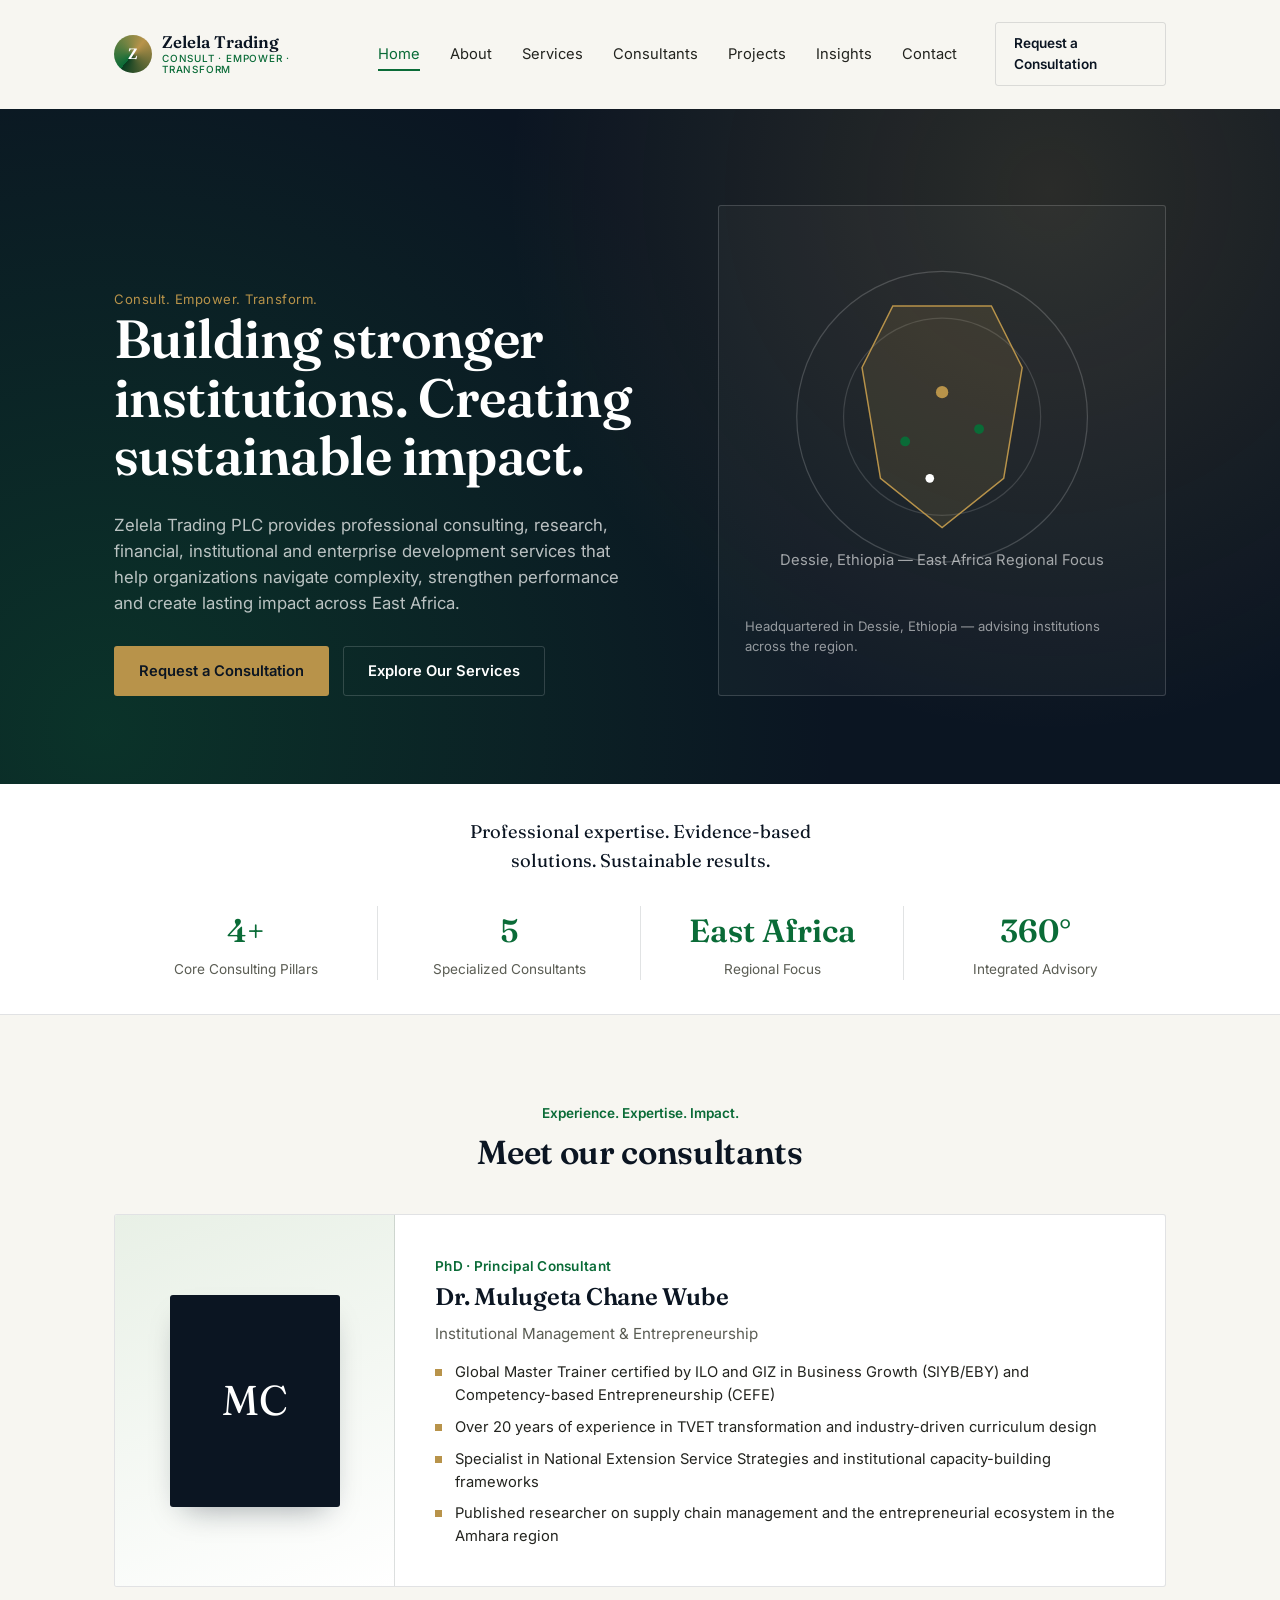
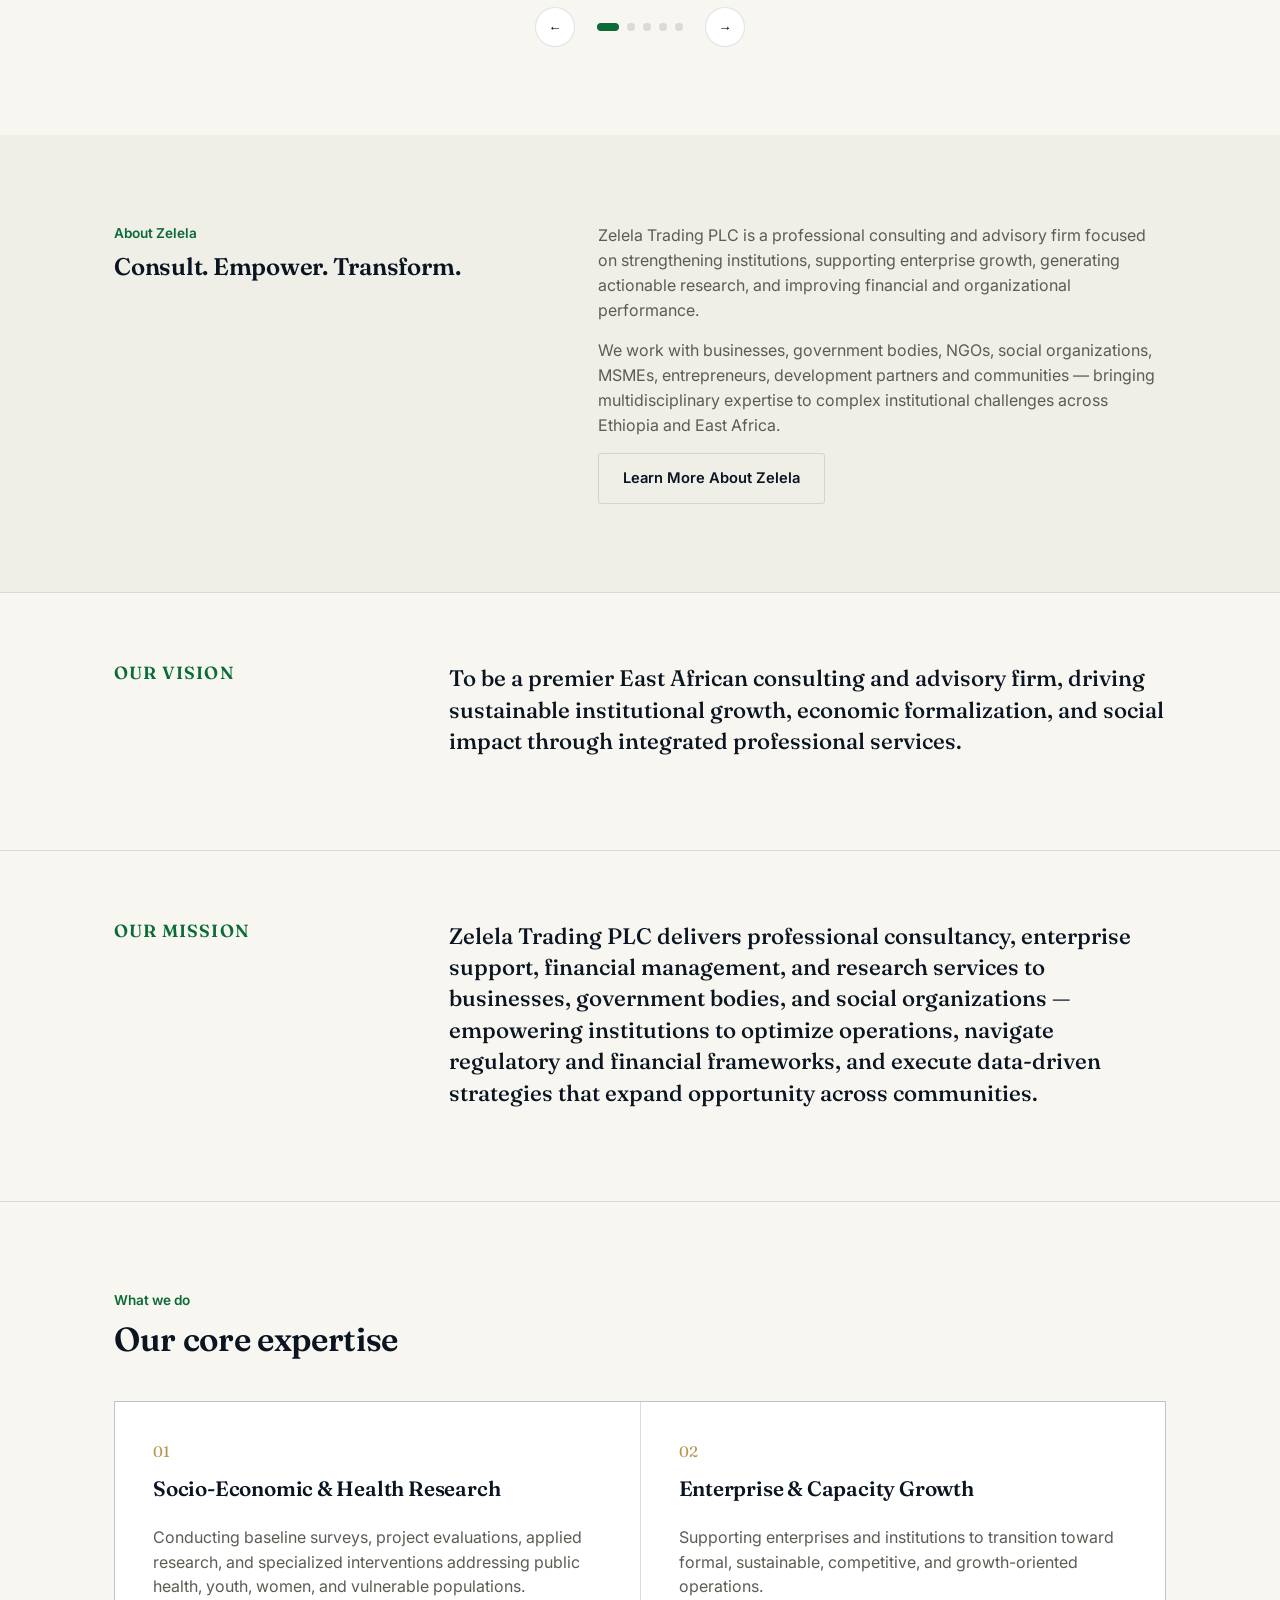
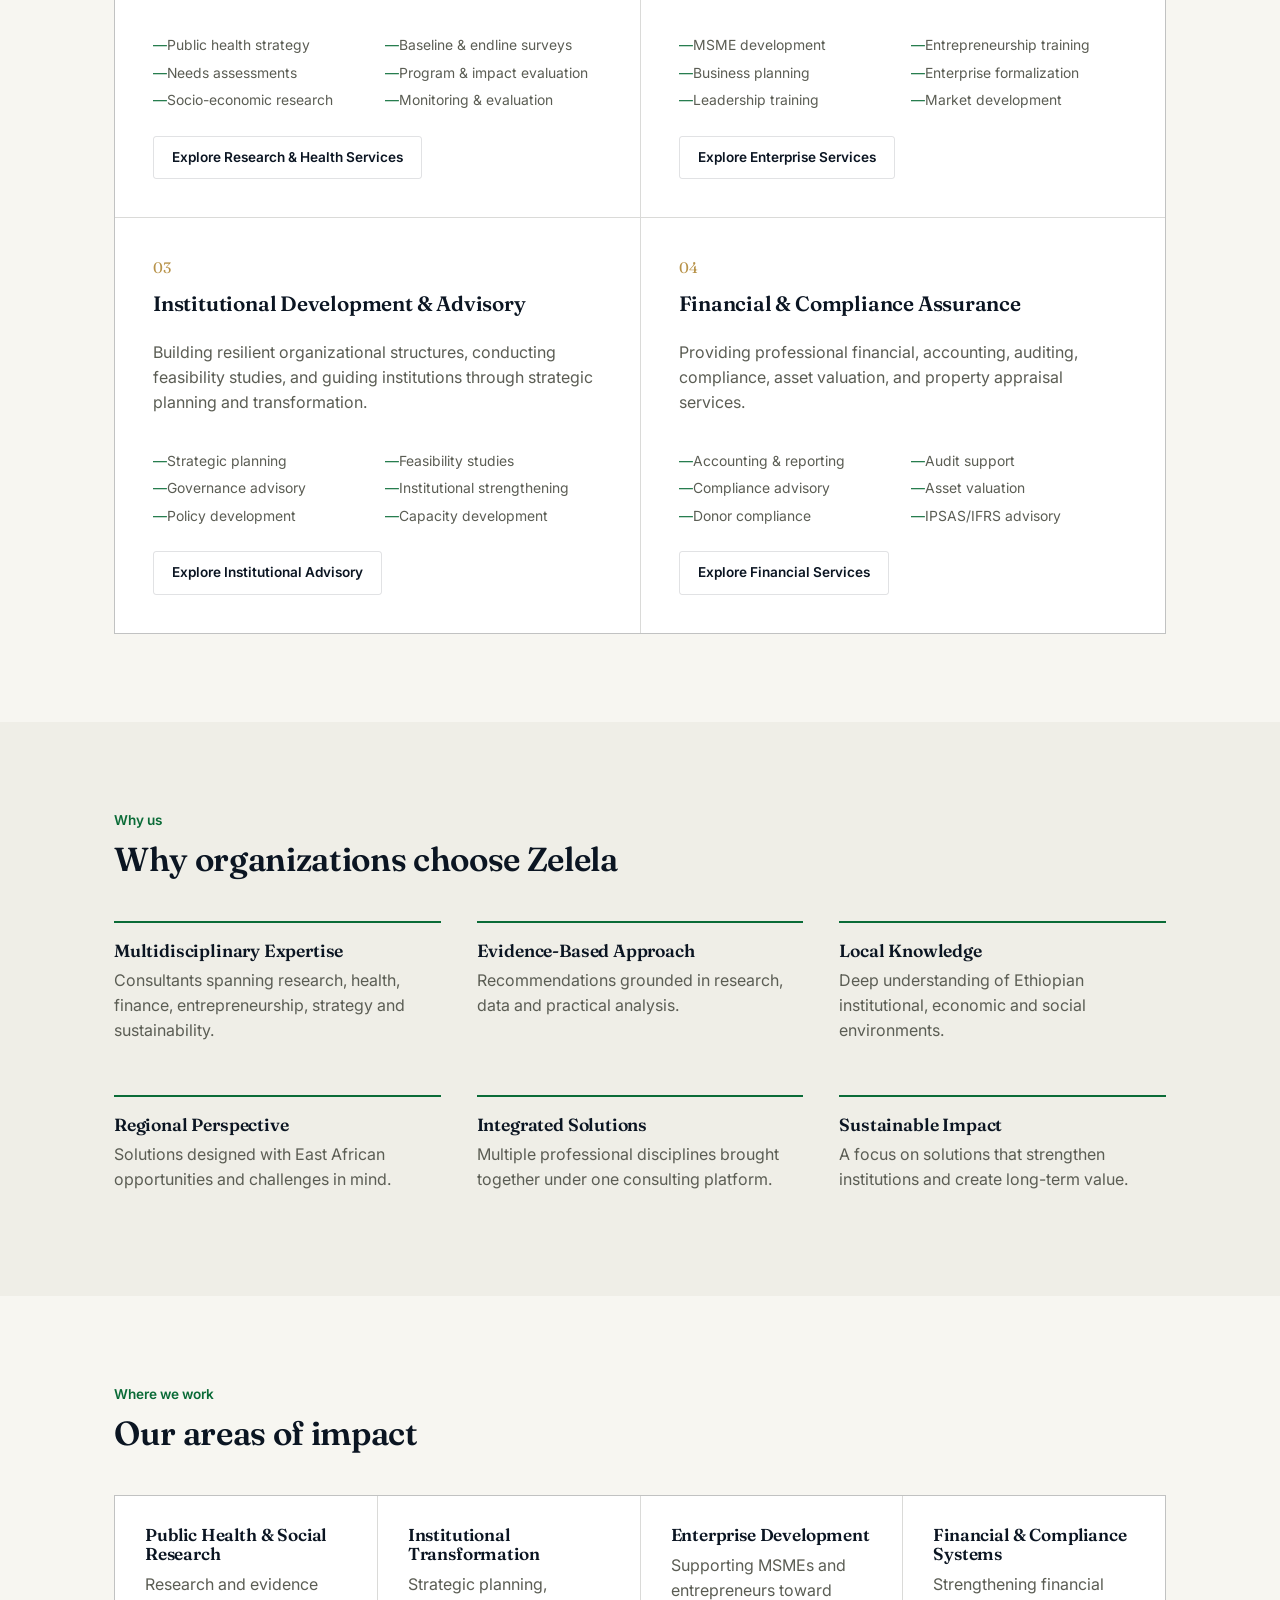
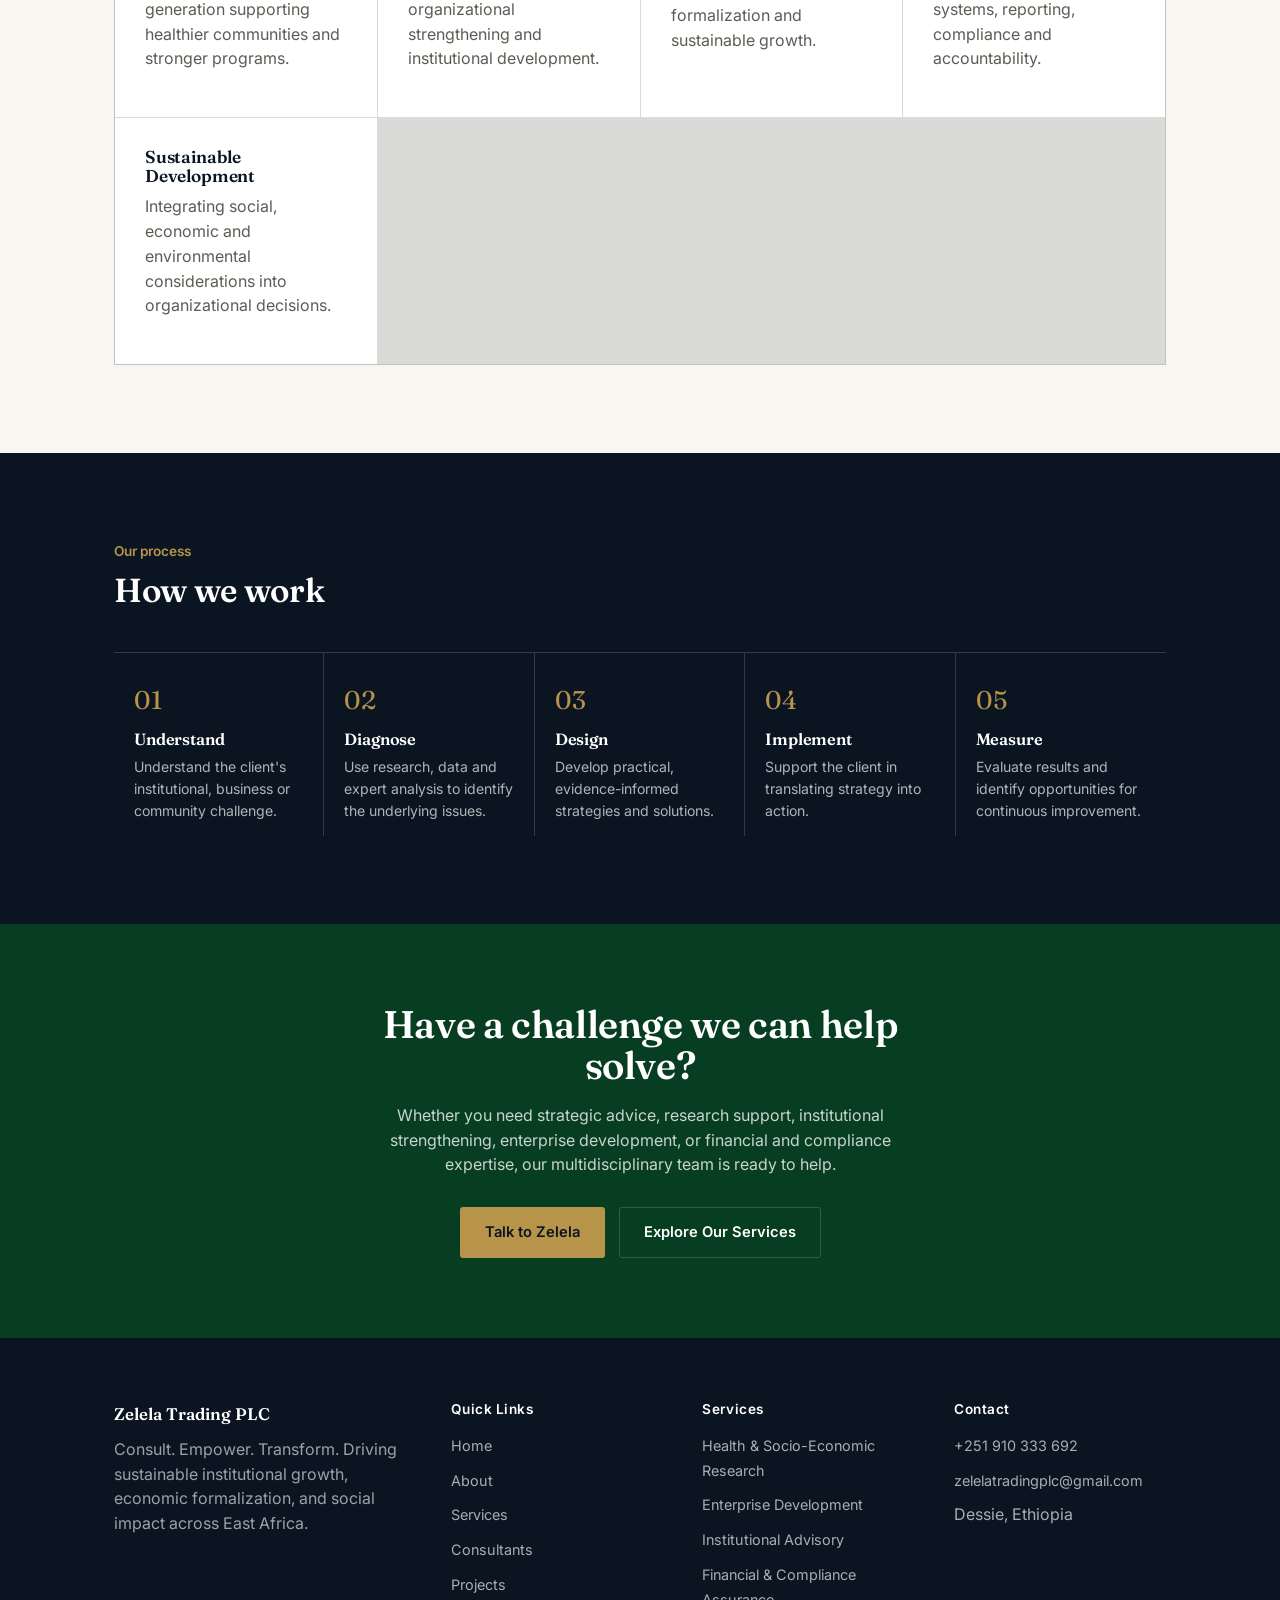
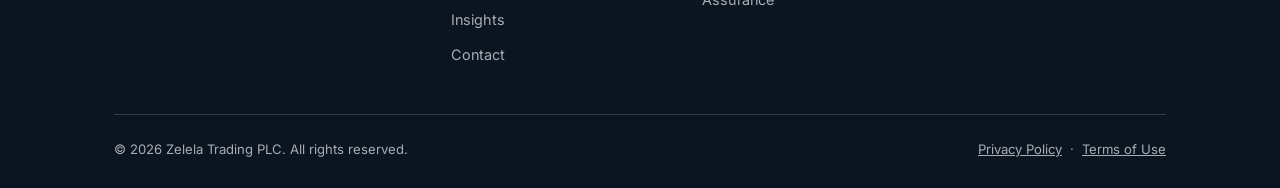
<file: index.html>
<!DOCTYPE html>
<html lang="en">
<head>
<meta charset="UTF-8">
<meta name="viewport" content="width=device-width, initial-scale=1.0">
<title>Zelela Trading PLC | Consulting, Research &amp; Advisory Services in Ethiopia</title>
<meta name="description" content="Zelela Trading PLC provides professional consulting, public health research, institutional development, enterprise growth, financial management and compliance advisory services in Ethiopia and East Africa.">
<link rel="canonical" href="https://www.zelelatrading.com/">
<meta property="og:type" content="website">
<meta property="og:title" content="Zelela Trading PLC | Consulting, Research & Advisory Services">
<meta property="og:description" content="Professional consulting, research, financial, institutional and enterprise development services across Ethiopia and East Africa.">
<meta property="og:url" content="https://www.zelelatrading.com/">
<meta name="twitter:card" content="summary_large_image">
<link rel="preconnect" href="https://fonts.googleapis.com">
<link rel="preconnect" href="https://fonts.gstatic.com" crossorigin>
<link href="https://fonts.googleapis.com/css2?family=Fraunces:opsz,wght@9..144,500;9..144,600;9..144,700&family=Inter:wght@400;500;600;700&display=swap" rel="stylesheet">
<link rel="stylesheet" href="css/style.css">
<script type="application/ld+json">
{
  "@context": "https://schema.org",
  "@type": "ProfessionalService",
  "name": "Zelela Trading PLC",
  "description": "Consulting, research, enterprise, institutional and financial advisory services in Ethiopia and East Africa.",
  "telephone": "+251910333692",
  "email": "zelelatradingplc@gmail.com",
  "address": {
    "@type": "PostalAddress",
    "addressLocality": "Dessie",
    "addressCountry": "ET"
  }
}
</script>
</head>
<body>
<a class="skip-link" href="#main">Skip to content</a>

<header class="site-header">
  <div class="container header-inner">
    <a href="index.html" class="brand">
      <span class="brand-mark">Z</span>
      <span class="brand-word">Zelela Trading<small>CONSULT · EMPOWER · TRANSFORM</small></span>
    </a>
    <nav class="main-nav" aria-label="Primary">
      <a href="index.html">Home</a>
      <a href="about.html">About</a>
      <a href="services.html">Services</a>
      <a href="consultants.html">Consultants</a>
      <a href="projects.html">Projects</a>
      <a href="insights.html">Insights</a>
      <a href="contact.html">Contact</a>
    </nav>
    <div class="header-actions">
      <a href="contact.html" class="btn btn-ghost btn-sm">Request a Consultation</a>
      <button class="nav-toggle" aria-label="Toggle menu" aria-expanded="false"><span></span></button>
    </div>
  </div>
</header>

<main id="main">

  <!-- HERO -->
  <section class="hero">
    <div class="container hero-inner">
      <div>
        <span class="hero-eyebrow">Consult. Empower. Transform.</span>
        <h1>Building stronger institutions. Creating sustainable impact.</h1>
        <p class="hero-sub">Zelela Trading PLC provides professional consulting, research, financial, institutional and enterprise development services that help organizations navigate complexity, strengthen performance and create lasting impact across East Africa.</p>
        <div class="hero-ctas">
          <a href="contact.html" class="btn btn-gold">Request a Consultation</a>
          <a href="services.html" class="btn btn-on-dark">Explore Our Services</a>
        </div>
      </div>
      <div class="hero-map" aria-hidden="true">
        <svg viewBox="0 0 320 300" xmlns="http://www.w3.org/2000/svg">
          <circle cx="160" cy="150" r="118" fill="none" stroke="rgba(255,255,255,0.18)"/>
          <circle cx="160" cy="150" r="80" fill="none" stroke="rgba(255,255,255,0.14)"/>
          <path d="M120 60 L200 60 L225 110 L210 200 L160 240 L110 200 L95 110 Z" fill="rgba(184,147,74,0.14)" stroke="#B8934A" stroke-width="1.2"/>
          <circle cx="160" cy="130" r="5" fill="#B8934A"/>
          <circle cx="130" cy="170" r="4" fill="#0A6B37"/>
          <circle cx="190" cy="160" r="4" fill="#0A6B37"/>
          <circle cx="150" cy="200" r="3.5" fill="#ffffff"/>
          <text x="160" y="270" text-anchor="middle" fill="rgba(255,255,255,0.6)" font-size="12" font-family="Inter, sans-serif">Dessie, Ethiopia — East Africa Regional Focus</text>
        </svg>
        <p class="hero-map-caption">Headquartered in Dessie, Ethiopia — advising institutions across the region.</p>
      </div>
    </div>
  </section>

  <!-- TRUST STRIP -->
  <section class="trust">
    <div class="container">
      <p class="trust-heading">Professional expertise. Evidence-based solutions. Sustainable results.</p>
      <div class="trust-grid">
        <div class="trust-item"><div class="trust-num">4+</div><div class="trust-label">Core Consulting Pillars</div></div>
        <div class="trust-item"><div class="trust-num">5</div><div class="trust-label">Specialized Consultants</div></div>
        <div class="trust-item"><div class="trust-num">East Africa</div><div class="trust-label">Regional Focus</div></div>
        <div class="trust-item"><div class="trust-num">360°</div><div class="trust-label">Integrated Advisory</div></div>
      </div>
    </div>
  </section>

  <!-- CONSULTANT CAROUSEL -->
  <section class="section" id="consultants">
    <div class="container">
      <div class="section-head center">
        <span class="kicker">Experience. Expertise. Impact.</span>
        <h2>Meet our consultants</h2>
      </div>
      <div class="carousel" aria-roledescription="carousel" aria-label="Zelela consultants">
        <div class="carousel-track"></div>
      </div>
      <div class="carousel-controls">
        <button class="carousel-arrow prev" aria-label="Previous consultant">←</button>
        <div class="carousel-dots"></div>
        <button class="carousel-arrow next" aria-label="Next consultant">→</button>
      </div>
    </div>
  </section>

  <!-- ABOUT -->
  <section class="section section-panel">
    <div class="container split">
      <div>
        <span class="kicker">About Zelela</span>
        <h2>Consult. Empower. Transform.</h2>
      </div>
      <div>
        <p>Zelela Trading PLC is a professional consulting and advisory firm focused on strengthening institutions, supporting enterprise growth, generating actionable research, and improving financial and organizational performance.</p>
        <p>We work with businesses, government bodies, NGOs, social organizations, MSMEs, entrepreneurs, development partners and communities — bringing multidisciplinary expertise to complex institutional challenges across Ethiopia and East Africa.</p>
        <a href="about.html" class="btn btn-ghost">Learn More About Zelela</a>
      </div>
    </div>
  </section>

  <!-- VISION -->
  <section class="band">
    <div class="container band-grid">
      <h2>Our Vision</h2>
      <p>To be a premier East African consulting and advisory firm, driving sustainable institutional growth, economic formalization, and social impact through integrated professional services.</p>
    </div>
  </section>

  <!-- MISSION -->
  <section class="band" style="border-top:none;">
    <div class="container band-grid">
      <h2>Our Mission</h2>
      <p>Zelela Trading PLC delivers professional consultancy, enterprise support, financial management, and research services to businesses, government bodies, and social organizations — empowering institutions to optimize operations, navigate regulatory and financial frameworks, and execute data-driven strategies that expand opportunity across communities.</p>
    </div>
  </section>

  <!-- SERVICES -->
  <section class="section" id="services">
    <div class="container">
      <div class="section-head">
        <span class="kicker">What we do</span>
        <h2>Our core expertise</h2>
      </div>
      <div class="services-grid">
        <article class="service-card">
          <span class="service-index">01</span>
          <h3>Socio-Economic &amp; Health Research</h3>
          <p>Conducting baseline surveys, project evaluations, applied research, and specialized interventions addressing public health, youth, women, and vulnerable populations.</p>
          <ul class="service-list">
            <li>Public health strategy</li><li>Baseline &amp; endline surveys</li>
            <li>Needs assessments</li><li>Program &amp; impact evaluation</li>
            <li>Socio-economic research</li><li>Monitoring &amp; evaluation</li>
          </ul>
          <a href="services.html#research" class="btn btn-ghost btn-sm">Explore Research &amp; Health Services</a>
        </article>
        <article class="service-card">
          <span class="service-index">02</span>
          <h3>Enterprise &amp; Capacity Growth</h3>
          <p>Supporting enterprises and institutions to transition toward formal, sustainable, competitive, and growth-oriented operations.</p>
          <ul class="service-list">
            <li>MSME development</li><li>Entrepreneurship training</li>
            <li>Business planning</li><li>Enterprise formalization</li>
            <li>Leadership training</li><li>Market development</li>
          </ul>
          <a href="services.html#enterprise" class="btn btn-ghost btn-sm">Explore Enterprise Services</a>
        </article>
        <article class="service-card">
          <span class="service-index">03</span>
          <h3>Institutional Development &amp; Advisory</h3>
          <p>Building resilient organizational structures, conducting feasibility studies, and guiding institutions through strategic planning and transformation.</p>
          <ul class="service-list">
            <li>Strategic planning</li><li>Feasibility studies</li>
            <li>Governance advisory</li><li>Institutional strengthening</li>
            <li>Policy development</li><li>Capacity development</li>
          </ul>
          <a href="services.html#institutional" class="btn btn-ghost btn-sm">Explore Institutional Advisory</a>
        </article>
        <article class="service-card">
          <span class="service-index">04</span>
          <h3>Financial &amp; Compliance Assurance</h3>
          <p>Providing professional financial, accounting, auditing, compliance, asset valuation, and property appraisal services.</p>
          <ul class="service-list">
            <li>Accounting &amp; reporting</li><li>Audit support</li>
            <li>Compliance advisory</li><li>Asset valuation</li>
            <li>Donor compliance</li><li>IPSAS/IFRS advisory</li>
          </ul>
          <a href="services.html#financial" class="btn btn-ghost btn-sm">Explore Financial Services</a>
        </article>
      </div>
    </div>
  </section>

  <!-- WHY ZELELA -->
  <section class="section section-panel">
    <div class="container">
      <div class="section-head">
        <span class="kicker">Why us</span>
        <h2>Why organizations choose Zelela</h2>
      </div>
      <div class="why-grid">
        <div class="why-item"><h3>Multidisciplinary Expertise</h3><p>Consultants spanning research, health, finance, entrepreneurship, strategy and sustainability.</p></div>
        <div class="why-item"><h3>Evidence-Based Approach</h3><p>Recommendations grounded in research, data and practical analysis.</p></div>
        <div class="why-item"><h3>Local Knowledge</h3><p>Deep understanding of Ethiopian institutional, economic and social environments.</p></div>
        <div class="why-item"><h3>Regional Perspective</h3><p>Solutions designed with East African opportunities and challenges in mind.</p></div>
        <div class="why-item"><h3>Integrated Solutions</h3><p>Multiple professional disciplines brought together under one consulting platform.</p></div>
        <div class="why-item"><h3>Sustainable Impact</h3><p>A focus on solutions that strengthen institutions and create long-term value.</p></div>
      </div>
    </div>
  </section>

  <!-- IMPACT -->
  <section class="section">
    <div class="container">
      <div class="section-head">
        <span class="kicker">Where we work</span>
        <h2>Our areas of impact</h2>
      </div>
      <div class="impact-grid">
        <div class="impact-card"><h3>Public Health &amp; Social Research</h3><p>Research and evidence generation supporting healthier communities and stronger programs.</p></div>
        <div class="impact-card"><h3>Institutional Transformation</h3><p>Strategic planning, organizational strengthening and institutional development.</p></div>
        <div class="impact-card"><h3>Enterprise Development</h3><p>Supporting MSMEs and entrepreneurs toward formalization and sustainable growth.</p></div>
        <div class="impact-card"><h3>Financial &amp; Compliance Systems</h3><p>Strengthening financial systems, reporting, compliance and accountability.</p></div>
        <div class="impact-card"><h3>Sustainable Development</h3><p>Integrating social, economic and environmental considerations into organizational decisions.</p></div>
      </div>
    </div>
  </section>

  <!-- HOW WE WORK -->
  <section class="section section-dark">
    <div class="container">
      <div class="section-head">
        <span class="kicker">Our process</span>
        <h2>How we work</h2>
      </div>
      <div class="process">
        <div class="process-step"><div class="process-num">01</div><h4>Understand</h4><p>Understand the client's institutional, business or community challenge.</p></div>
        <div class="process-step"><div class="process-num">02</div><h4>Diagnose</h4><p>Use research, data and expert analysis to identify the underlying issues.</p></div>
        <div class="process-step"><div class="process-num">03</div><h4>Design</h4><p>Develop practical, evidence-informed strategies and solutions.</p></div>
        <div class="process-step"><div class="process-num">04</div><h4>Implement</h4><p>Support the client in translating strategy into action.</p></div>
        <div class="process-step"><div class="process-num">05</div><h4>Measure</h4><p>Evaluate results and identify opportunities for continuous improvement.</p></div>
      </div>
    </div>
  </section>

  <!-- CTA -->
  <section class="cta-band">
    <div class="container">
      <h2>Have a challenge we can help solve?</h2>
      <p>Whether you need strategic advice, research support, institutional strengthening, enterprise development, or financial and compliance expertise, our multidisciplinary team is ready to help.</p>
      <div class="hero-ctas">
        <a href="contact.html" class="btn btn-gold">Talk to Zelela</a>
        <a href="services.html" class="btn btn-on-dark">Explore Our Services</a>
      </div>
    </div>
  </section>

</main>

<footer class="site-footer">
  <div class="container">
    <div class="footer-grid">
      <div class="footer-brand">
        <span class="brand-word" style="color:#fff;">Zelela Trading PLC</span>
        <p style="margin-top:10px;">Consult. Empower. Transform. Driving sustainable institutional growth, economic formalization, and social impact across East Africa.</p>
      </div>
      <div>
        <h4>Quick Links</h4>
        <ul>
          <li><a href="index.html">Home</a></li>
          <li><a href="about.html">About</a></li>
          <li><a href="services.html">Services</a></li>
          <li><a href="consultants.html">Consultants</a></li>
          <li><a href="projects.html">Projects</a></li>
          <li><a href="insights.html">Insights</a></li>
          <li><a href="contact.html">Contact</a></li>
        </ul>
      </div>
      <div>
        <h4>Services</h4>
        <ul>
          <li><a href="services.html#research">Health &amp; Socio-Economic Research</a></li>
          <li><a href="services.html#enterprise">Enterprise Development</a></li>
          <li><a href="services.html#institutional">Institutional Advisory</a></li>
          <li><a href="services.html#financial">Financial &amp; Compliance Assurance</a></li>
        </ul>
      </div>
      <div>
        <h4>Contact</h4>
        <ul>
          <li><a href="tel:+251910333692">+251 910 333 692</a></li>
          <li><a href="mailto:zelelatradingplc@gmail.com">zelelatradingplc@gmail.com</a></li>
          <li>Dessie, Ethiopia</li>
        </ul>
      </div>
    </div>
    <div class="footer-bottom">
      <span>© 2026 Zelela Trading PLC. All rights reserved.</span>
      <span><a href="privacy.html">Privacy Policy</a> &nbsp;·&nbsp; <a href="privacy.html#terms">Terms of Use</a></span>
    </div>
  </div>
</footer>

<script src="js/main.js"></script>
</body>
</html>
</file>
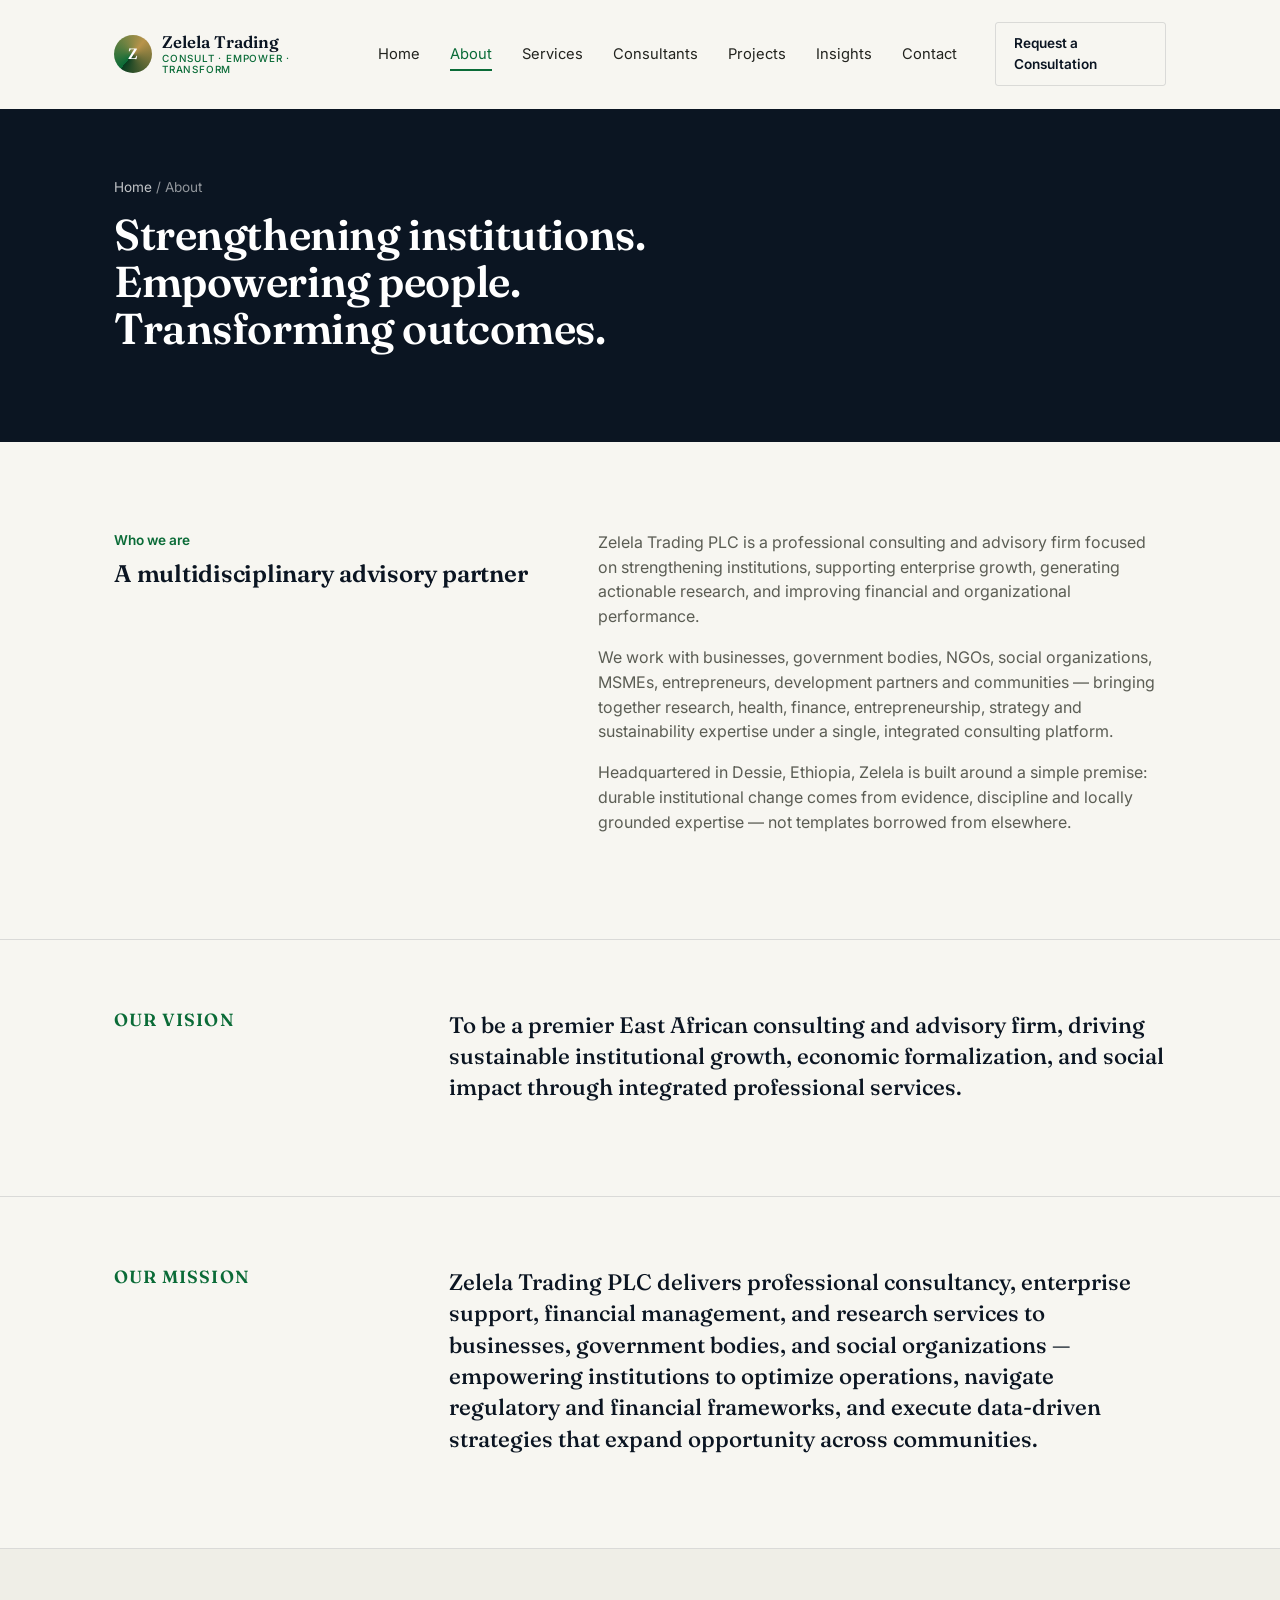
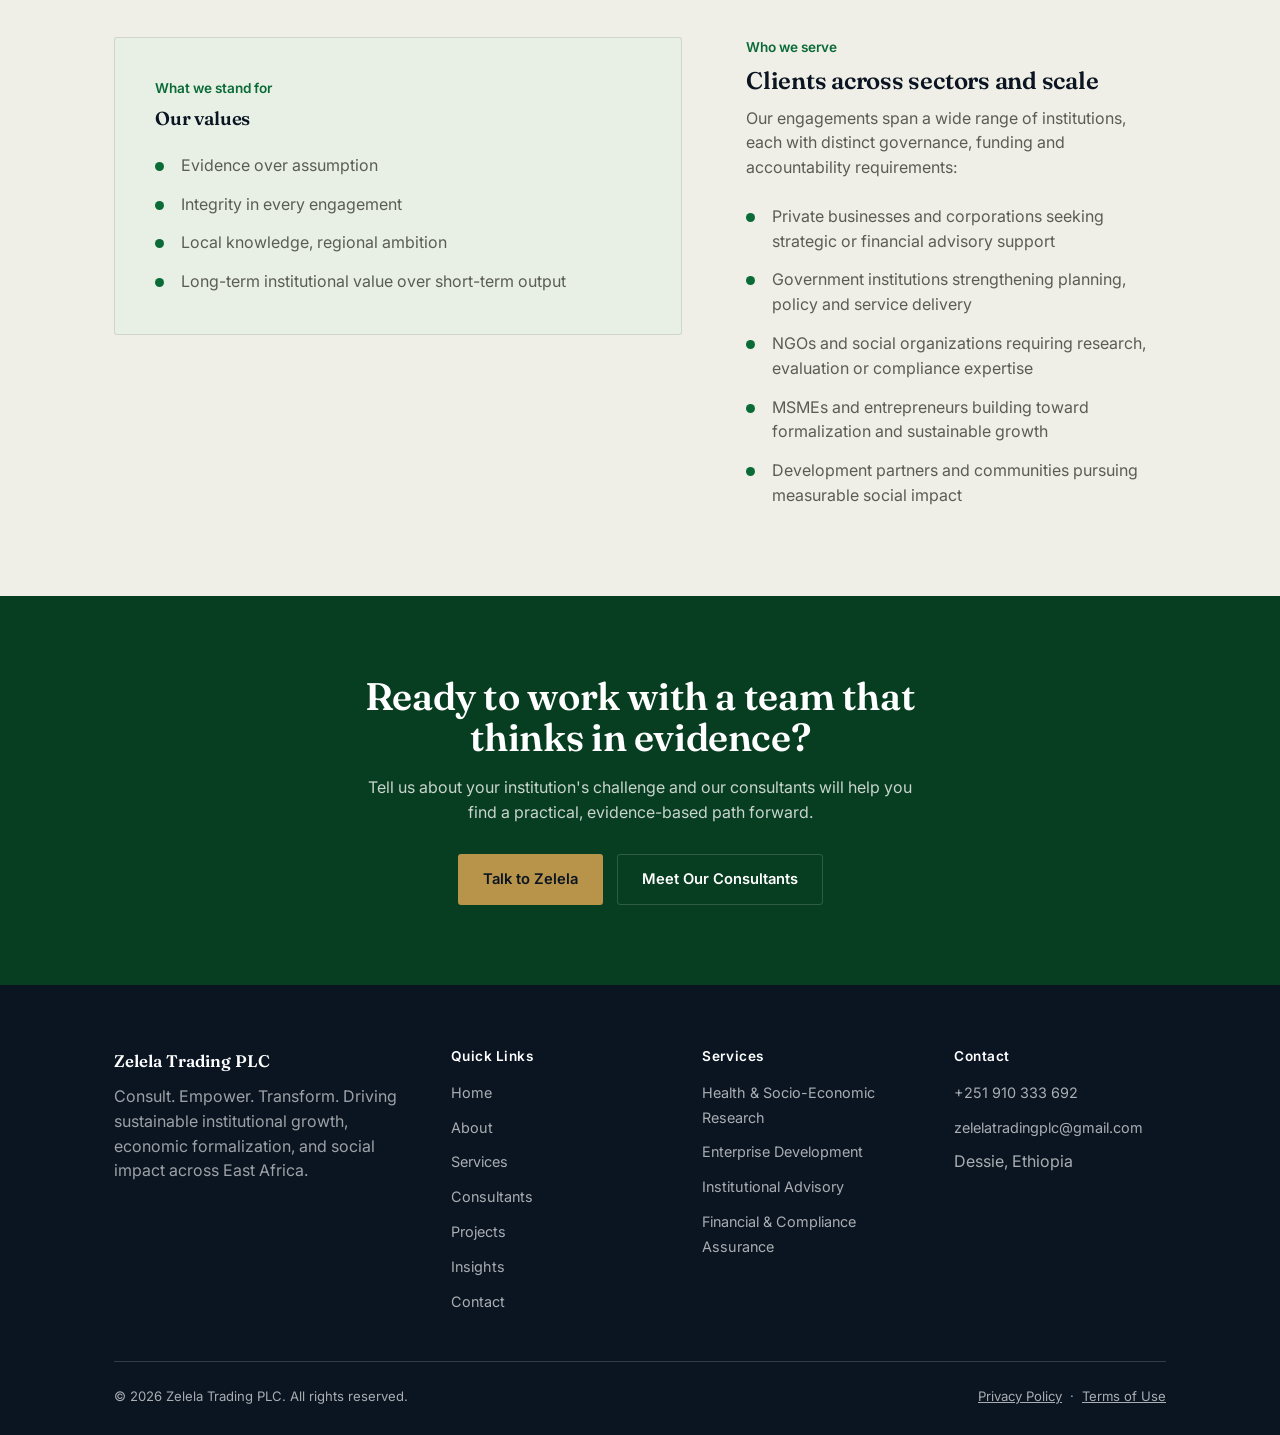
<file: about.html>
<!DOCTYPE html>
<html lang="en">
<head>
<meta charset="UTF-8">
<meta name="viewport" content="width=device-width, initial-scale=1.0">
<title>About Zelela Trading PLC | Consulting & Advisory Firm in Ethiopia</title>
<meta name="description" content="Zelela Trading PLC is a professional consulting and advisory firm strengthening institutions, enterprises and communities across Ethiopia and East Africa.">
<link rel="canonical" href="https://www.zelelatrading.com/about.html">
<link rel="preconnect" href="https://fonts.googleapis.com">
<link rel="preconnect" href="https://fonts.gstatic.com" crossorigin>
<link href="https://fonts.googleapis.com/css2?family=Fraunces:opsz,wght@9..144,500;9..144,600;9..144,700&family=Inter:wght@400;500;600;700&display=swap" rel="stylesheet">
<link rel="stylesheet" href="css/style.css">
</head>
<body>
<a class="skip-link" href="#main">Skip to content</a>
<header class="site-header">
  <div class="container header-inner">
    <a href="index.html" class="brand">
      <span class="brand-mark">Z</span>
      <span class="brand-word">Zelela Trading<small>CONSULT · EMPOWER · TRANSFORM</small></span>
    </a>
    <nav class="main-nav" aria-label="Primary">
      <a href="index.html">Home</a>
      <a href="about.html">About</a>
      <a href="services.html">Services</a>
      <a href="consultants.html">Consultants</a>
      <a href="projects.html">Projects</a>
      <a href="insights.html">Insights</a>
      <a href="contact.html">Contact</a>
    </nav>
    <div class="header-actions">
      <a href="contact.html" class="btn btn-ghost btn-sm">Request a Consultation</a>
      <button class="nav-toggle" aria-label="Toggle menu" aria-expanded="false"><span></span></button>
    </div>
  </div>
</header>

<main id="main">
  <section class="page-hero">
    <div class="container">
      <div class="breadcrumb"><a href="index.html">Home</a> / About</div>
      <h1>Strengthening institutions. Empowering people. Transforming outcomes.</h1>
    </div>
  </section>

  <section class="section">
    <div class="container split">
      <div>
        <span class="kicker">Who we are</span>
        <h2>A multidisciplinary advisory partner</h2>
      </div>
      <div>
        <p>Zelela Trading PLC is a professional consulting and advisory firm focused on strengthening institutions, supporting enterprise growth, generating actionable research, and improving financial and organizational performance.</p>
        <p>We work with businesses, government bodies, NGOs, social organizations, MSMEs, entrepreneurs, development partners and communities — bringing together research, health, finance, entrepreneurship, strategy and sustainability expertise under a single, integrated consulting platform.</p>
        <p>Headquartered in Dessie, Ethiopia, Zelela is built around a simple premise: durable institutional change comes from evidence, discipline and locally grounded expertise — not templates borrowed from elsewhere.</p>
      </div>
    </div>
  </section>

  <section class="band">
    <div class="container band-grid">
      <h2>Our Vision</h2>
      <p>To be a premier East African consulting and advisory firm, driving sustainable institutional growth, economic formalization, and social impact through integrated professional services.</p>
    </div>
  </section>

  <section class="band" style="border-top:none;">
    <div class="container band-grid">
      <h2>Our Mission</h2>
      <p>Zelela Trading PLC delivers professional consultancy, enterprise support, financial management, and research services to businesses, government bodies, and social organizations — empowering institutions to optimize operations, navigate regulatory and financial frameworks, and execute data-driven strategies that expand opportunity across communities.</p>
    </div>
  </section>

  <section class="section section-panel">
    <div class="container split reverse">
      <div class="split-figure">
        <span class="kicker">What we stand for</span>
        <h3 class="mt-0">Our values</h3>
        <ul class="value-list">
          <li>Evidence over assumption</li>
          <li>Integrity in every engagement</li>
          <li>Local knowledge, regional ambition</li>
          <li>Long-term institutional value over short-term output</li>
        </ul>
      </div>
      <div>
        <span class="kicker">Who we serve</span>
        <h2>Clients across sectors and scale</h2>
        <p>Our engagements span a wide range of institutions, each with distinct governance, funding and accountability requirements:</p>
        <ul class="value-list">
          <li>Private businesses and corporations seeking strategic or financial advisory support</li>
          <li>Government institutions strengthening planning, policy and service delivery</li>
          <li>NGOs and social organizations requiring research, evaluation or compliance expertise</li>
          <li>MSMEs and entrepreneurs building toward formalization and sustainable growth</li>
          <li>Development partners and communities pursuing measurable social impact</li>
        </ul>
      </div>
    </div>
  </section>

  <section class="cta-band">
    <div class="container">
      <h2>Ready to work with a team that thinks in evidence?</h2>
      <p>Tell us about your institution's challenge and our consultants will help you find a practical, evidence-based path forward.</p>
      <div class="hero-ctas">
        <a href="contact.html" class="btn btn-gold">Talk to Zelela</a>
        <a href="consultants.html" class="btn btn-on-dark">Meet Our Consultants</a>
      </div>
    </div>
  </section>
</main>

<footer class="site-footer">
  <div class="container">
    <div class="footer-grid">
      <div class="footer-brand">
        <span class="brand-word" style="color:#fff;">Zelela Trading PLC</span>
        <p style="margin-top:10px;">Consult. Empower. Transform. Driving sustainable institutional growth, economic formalization, and social impact across East Africa.</p>
      </div>
      <div>
        <h4>Quick Links</h4>
        <ul>
          <li><a href="index.html">Home</a></li>
          <li><a href="about.html">About</a></li>
          <li><a href="services.html">Services</a></li>
          <li><a href="consultants.html">Consultants</a></li>
          <li><a href="projects.html">Projects</a></li>
          <li><a href="insights.html">Insights</a></li>
          <li><a href="contact.html">Contact</a></li>
        </ul>
      </div>
      <div>
        <h4>Services</h4>
        <ul>
          <li><a href="services.html#research">Health &amp; Socio-Economic Research</a></li>
          <li><a href="services.html#enterprise">Enterprise Development</a></li>
          <li><a href="services.html#institutional">Institutional Advisory</a></li>
          <li><a href="services.html#financial">Financial &amp; Compliance Assurance</a></li>
        </ul>
      </div>
      <div>
        <h4>Contact</h4>
        <ul>
          <li><a href="tel:+251910333692">+251 910 333 692</a></li>
          <li><a href="mailto:zelelatradingplc@gmail.com">zelelatradingplc@gmail.com</a></li>
          <li>Dessie, Ethiopia</li>
        </ul>
      </div>
    </div>
    <div class="footer-bottom">
      <span>© 2026 Zelela Trading PLC. All rights reserved.</span>
      <span><a href="privacy.html">Privacy Policy</a> &nbsp;·&nbsp; <a href="privacy.html#terms">Terms of Use</a></span>
    </div>
  </div>
</footer>
<script src="js/main.js"></script>
</body>
</html>
</file>
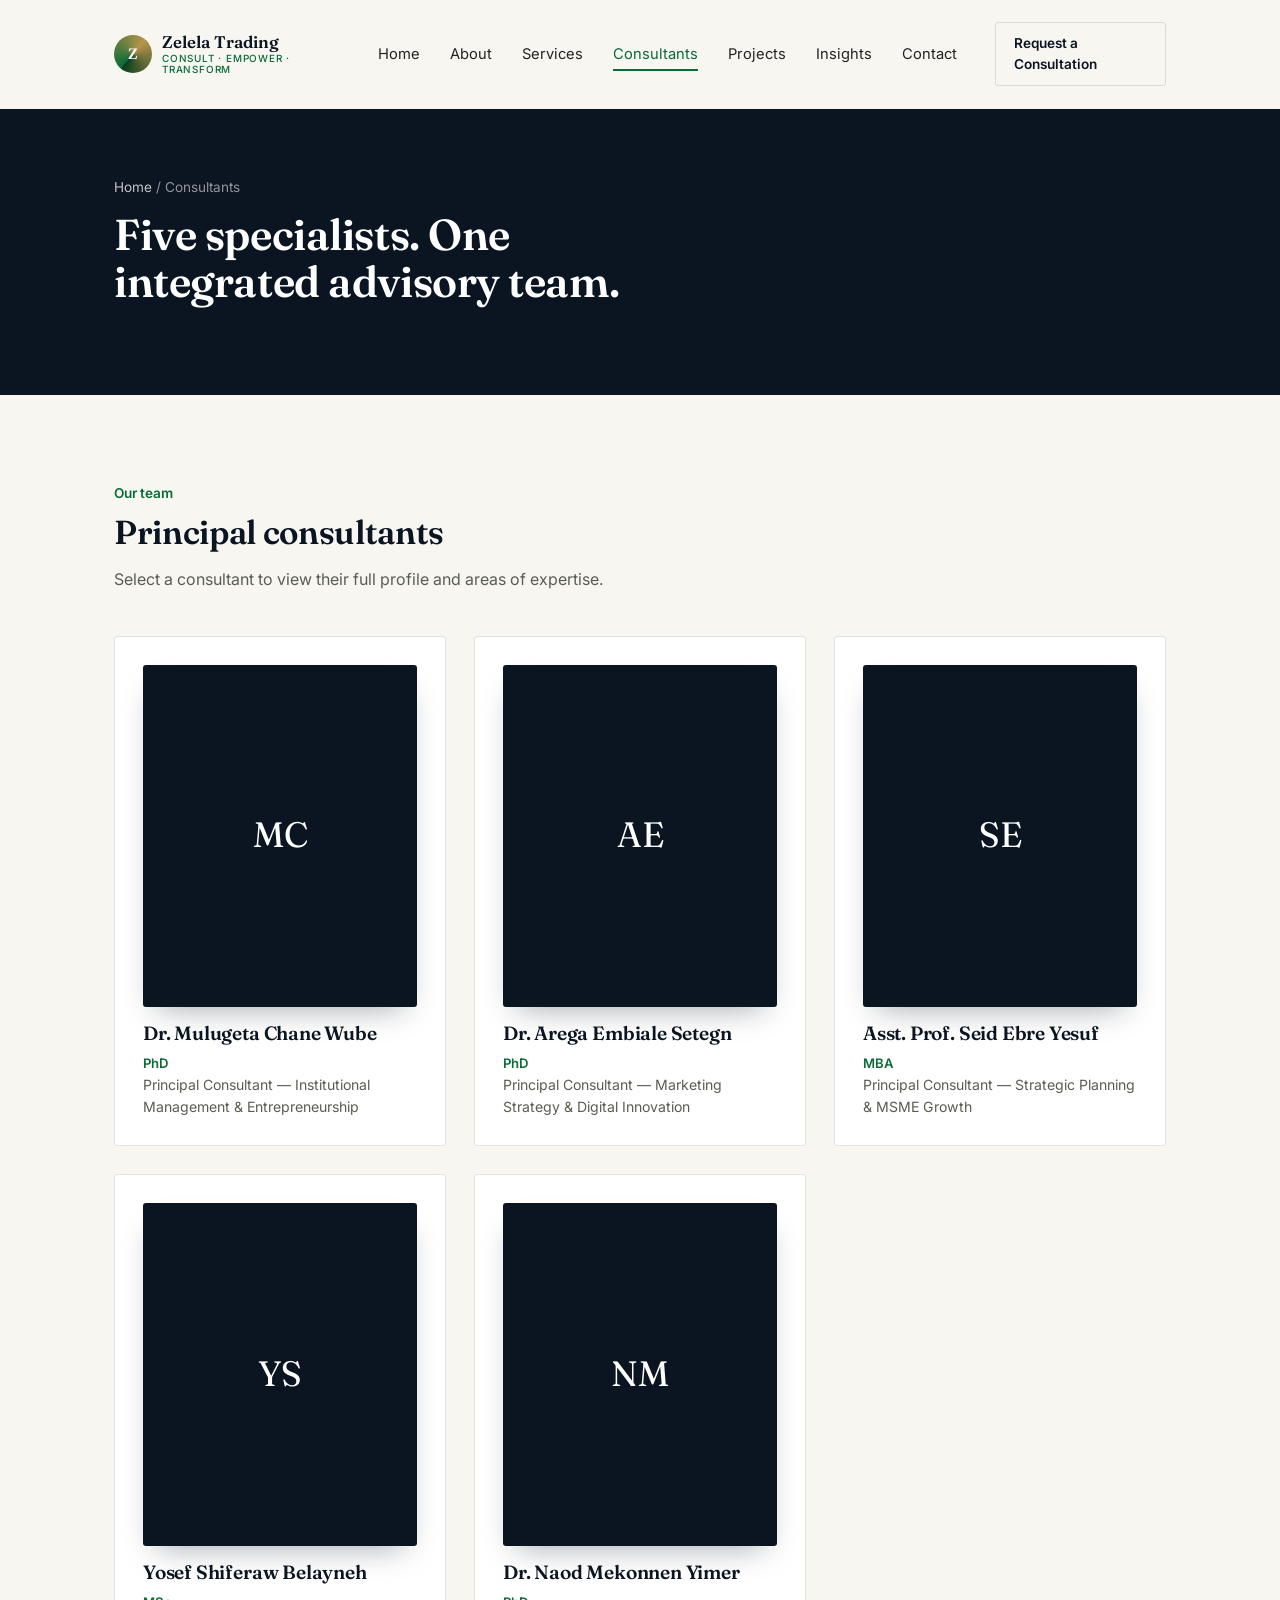
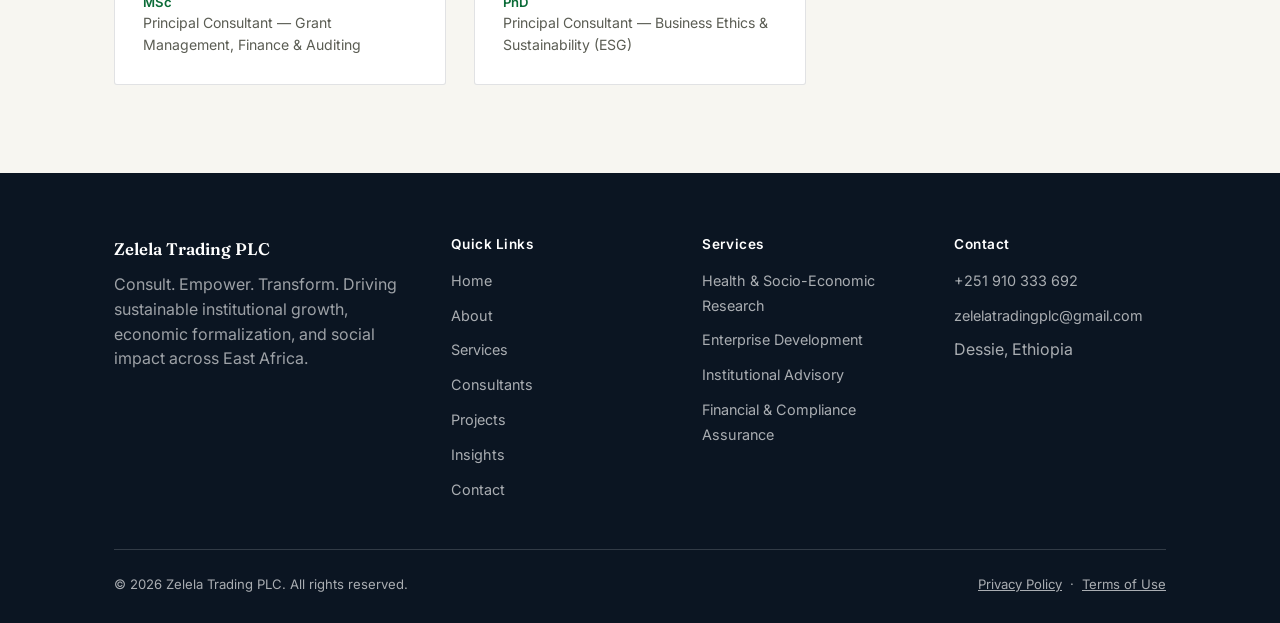
<file: consultants.html>
<!DOCTYPE html>
<html lang="en">
<head>
<meta charset="UTF-8">
<meta name="viewport" content="width=device-width, initial-scale=1.0">
<title>Our Consultants | Zelela Trading PLC</title>
<meta name="description" content="Meet the principal consultants of Zelela Trading PLC — specialists in institutional management, marketing, strategic planning, finance, grant management and sustainability.">
<link rel="canonical" href="https://www.zelelatrading.com/consultants.html">
<link rel="preconnect" href="https://fonts.googleapis.com">
<link rel="preconnect" href="https://fonts.gstatic.com" crossorigin>
<link href="https://fonts.googleapis.com/css2?family=Fraunces:opsz,wght@9..144,500;9..144,600;9..144,700&family=Inter:wght@400;500;600;700&display=swap" rel="stylesheet">
<link rel="stylesheet" href="css/style.css">
</head>
<body>
<a class="skip-link" href="#main">Skip to content</a>
<header class="site-header">
  <div class="container header-inner">
    <a href="index.html" class="brand">
      <span class="brand-mark">Z</span>
      <span class="brand-word">Zelela Trading<small>CONSULT · EMPOWER · TRANSFORM</small></span>
    </a>
    <nav class="main-nav" aria-label="Primary">
      <a href="index.html">Home</a>
      <a href="about.html">About</a>
      <a href="services.html">Services</a>
      <a href="consultants.html">Consultants</a>
      <a href="projects.html">Projects</a>
      <a href="insights.html">Insights</a>
      <a href="contact.html">Contact</a>
    </nav>
    <div class="header-actions">
      <a href="contact.html" class="btn btn-ghost btn-sm">Request a Consultation</a>
      <button class="nav-toggle" aria-label="Toggle menu" aria-expanded="false"><span></span></button>
    </div>
  </div>
</header>

<main id="main">
  <section class="page-hero">
    <div class="container">
      <div class="breadcrumb"><a href="index.html">Home</a> / Consultants</div>
      <h1>Five specialists. One integrated advisory team.</h1>
    </div>
  </section>

  <section class="section">
    <div class="container">
      <div class="section-head">
        <span class="kicker">Our team</span>
        <h2>Principal consultants</h2>
        <p>Select a consultant to view their full profile and areas of expertise.</p>
      </div>
      <div class="consultants-grid"></div>
    </div>
  </section>
</main>

<div class="modal-overlay" aria-hidden="true">
  <div class="modal" role="dialog" aria-modal="true">
    <button class="modal-close" aria-label="Close">×</button>
    <div class="modal-body"></div>
  </div>
</div>

<footer class="site-footer">
  <div class="container">
    <div class="footer-grid">
      <div class="footer-brand">
        <span class="brand-word" style="color:#fff;">Zelela Trading PLC</span>
        <p style="margin-top:10px;">Consult. Empower. Transform. Driving sustainable institutional growth, economic formalization, and social impact across East Africa.</p>
      </div>
      <div>
        <h4>Quick Links</h4>
        <ul>
          <li><a href="index.html">Home</a></li>
          <li><a href="about.html">About</a></li>
          <li><a href="services.html">Services</a></li>
          <li><a href="consultants.html">Consultants</a></li>
          <li><a href="projects.html">Projects</a></li>
          <li><a href="insights.html">Insights</a></li>
          <li><a href="contact.html">Contact</a></li>
        </ul>
      </div>
      <div>
        <h4>Services</h4>
        <ul>
          <li><a href="services.html#research">Health &amp; Socio-Economic Research</a></li>
          <li><a href="services.html#enterprise">Enterprise Development</a></li>
          <li><a href="services.html#institutional">Institutional Advisory</a></li>
          <li><a href="services.html#financial">Financial &amp; Compliance Assurance</a></li>
        </ul>
      </div>
      <div>
        <h4>Contact</h4>
        <ul>
          <li><a href="tel:+251910333692">+251 910 333 692</a></li>
          <li><a href="mailto:zelelatradingplc@gmail.com">zelelatradingplc@gmail.com</a></li>
          <li>Dessie, Ethiopia</li>
        </ul>
      </div>
    </div>
    <div class="footer-bottom">
      <span>© 2026 Zelela Trading PLC. All rights reserved.</span>
      <span><a href="privacy.html">Privacy Policy</a> &nbsp;·&nbsp; <a href="privacy.html#terms">Terms of Use</a></span>
    </div>
  </div>
</footer>
<script src="js/main.js"></script>
</body>
</html>
</file>
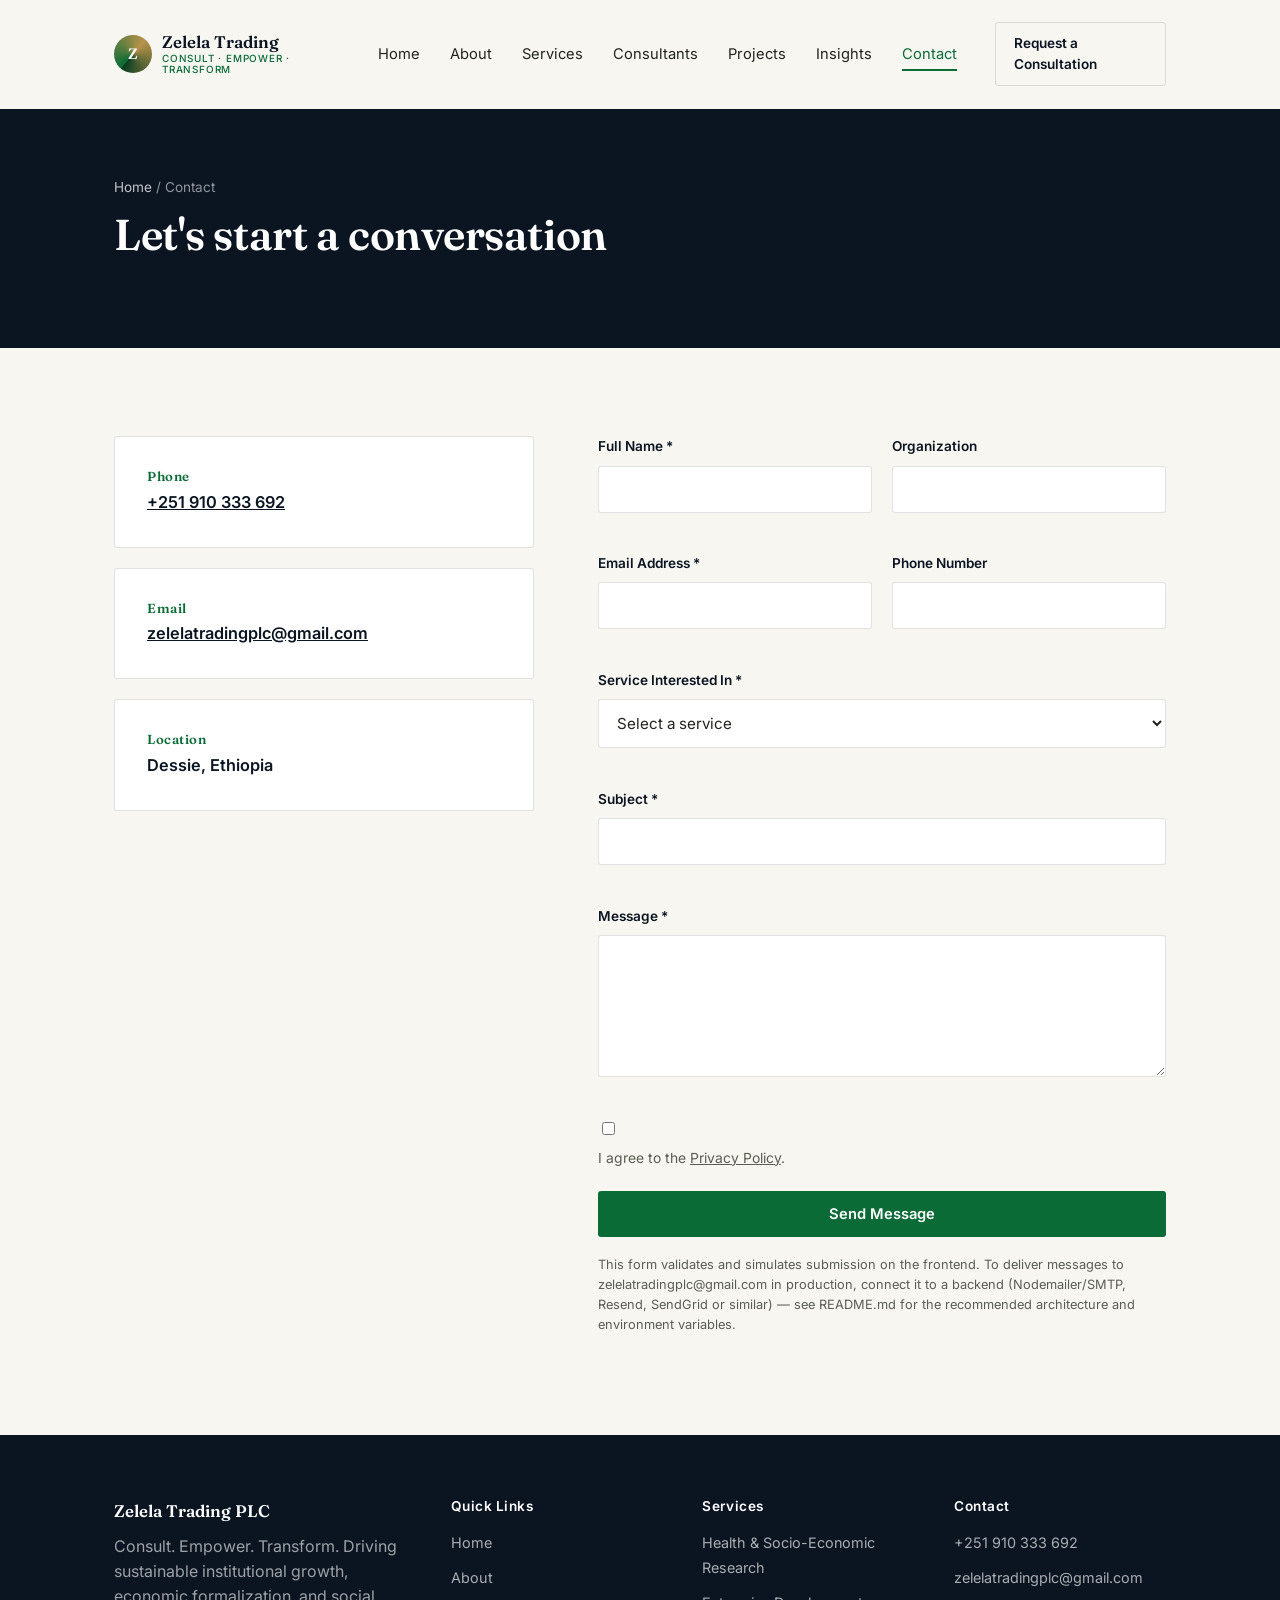
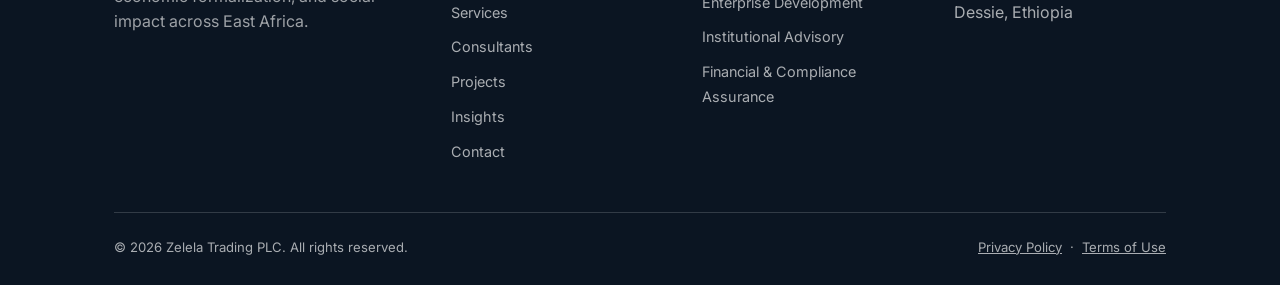
<file: contact.html>
<!DOCTYPE html>
<html lang="en">
<head>
<meta charset="UTF-8">
<meta name="viewport" content="width=device-width, initial-scale=1.0">
<title>Contact | Zelela Trading PLC</title>
<meta name="description" content="Get in touch with Zelela Trading PLC for consulting, research, institutional, enterprise, or financial and compliance advisory services.">
<link rel="canonical" href="https://www.zelelatrading.com/contact.html">
<link rel="preconnect" href="https://fonts.googleapis.com">
<link rel="preconnect" href="https://fonts.gstatic.com" crossorigin>
<link href="https://fonts.googleapis.com/css2?family=Fraunces:opsz,wght@9..144,500;9..144,600;9..144,700&family=Inter:wght@400;500;600;700&display=swap" rel="stylesheet">
<link rel="stylesheet" href="css/style.css">
</head>
<body>
<a class="skip-link" href="#main">Skip to content</a>
<header class="site-header">
  <div class="container header-inner">
    <a href="index.html" class="brand">
      <span class="brand-mark">Z</span>
      <span class="brand-word">Zelela Trading<small>CONSULT · EMPOWER · TRANSFORM</small></span>
    </a>
    <nav class="main-nav" aria-label="Primary">
      <a href="index.html">Home</a>
      <a href="about.html">About</a>
      <a href="services.html">Services</a>
      <a href="consultants.html">Consultants</a>
      <a href="projects.html">Projects</a>
      <a href="insights.html">Insights</a>
      <a href="contact.html">Contact</a>
    </nav>
    <div class="header-actions">
      <a href="contact.html" class="btn btn-ghost btn-sm">Request a Consultation</a>
      <button class="nav-toggle" aria-label="Toggle menu" aria-expanded="false"><span></span></button>
    </div>
  </div>
</header>

<main id="main">
  <section class="page-hero">
    <div class="container">
      <div class="breadcrumb"><a href="index.html">Home</a> / Contact</div>
      <h1>Let's start a conversation</h1>
    </div>
  </section>

  <section class="section">
    <div class="container split">
      <div>
        <div class="contact-info-card">
          <h4>Phone</h4>
          <p><a href="tel:+251910333692">+251 910 333 692</a></p>
        </div>
        <div class="contact-info-card">
          <h4>Email</h4>
          <p><a href="mailto:zelelatradingplc@gmail.com">zelelatradingplc@gmail.com</a></p>
        </div>
        <div class="contact-info-card">
          <h4>Location</h4>
          <p>Dessie, Ethiopia</p>
        </div>
      </div>

      <div>
        <form id="contact-form" novalidate>
          <div class="honeypot" aria-hidden="true">
            <label for="company_website">Leave this field empty</label>
            <input type="text" id="company_website" name="company_website" tabindex="-1" autocomplete="off">
          </div>

          <div class="form-grid">
            <div class="field" data-field="fullName">
              <label for="fullName">Full Name *</label>
              <input type="text" id="fullName" name="fullName" required maxlength="120">
              <span class="field-error"></span>
            </div>
            <div class="field" data-field="organization">
              <label for="organization">Organization</label>
              <input type="text" id="organization" name="organization" maxlength="150">
              <span class="field-error"></span>
            </div>
            <div class="field" data-field="email">
              <label for="email">Email Address *</label>
              <input type="email" id="email" name="email" required maxlength="150">
              <span class="field-error"></span>
            </div>
            <div class="field" data-field="phone">
              <label for="phone">Phone Number</label>
              <input type="tel" id="phone" name="phone" maxlength="30">
              <span class="field-error"></span>
            </div>
            <div class="field full" data-field="service">
              <label for="service">Service Interested In *</label>
              <select id="service" name="service" required>
                <option value="">Select a service</option>
                <option>Socio-Economic &amp; Health Research</option>
                <option>Public Health Strategy</option>
                <option>Program Evaluation</option>
                <option>Enterprise &amp; MSME Development</option>
                <option>Institutional Development</option>
                <option>Strategic Planning</option>
                <option>Financial Management</option>
                <option>Accounting &amp; Compliance</option>
                <option>Audit Support</option>
                <option>Asset Valuation &amp; Property Appraisal</option>
                <option>Training &amp; Capacity Building</option>
                <option>Other</option>
              </select>
              <span class="field-error"></span>
            </div>
            <div class="field full" data-field="subject">
              <label for="subject">Subject *</label>
              <input type="text" id="subject" name="subject" required maxlength="150">
              <span class="field-error"></span>
            </div>
            <div class="field full" data-field="message">
              <label for="message">Message *</label>
              <textarea id="message" name="message" rows="6" required maxlength="4000"></textarea>
              <span class="field-error"></span>
            </div>
            <div class="checkbox-row field" data-field="consent">
              <input type="checkbox" id="consent" name="consent" required>
              <label for="consent">I agree to the <a href="privacy.html">Privacy Policy</a>.</label>
            </div>
          </div>

          <button type="submit" class="btn btn-primary" style="margin-top:22px; width:100%;">Send Message</button>
          <div class="form-status" role="status" aria-live="polite"></div>
        </form>

        <div id="contact-success" hidden>
          <div class="contact-info-card" style="border-color:var(--green);">
            <h4>Thank you</h4>
            <p style="font-weight:400; font-size:0.98rem; color:var(--ink-soft);">Your message has been successfully submitted to Zelela Trading PLC. A member of our team will review it and respond soon.</p>
            <a href="index.html" class="btn btn-ghost btn-sm" style="margin-top:14px;">Return to Home</a>
          </div>
        </div>

        <p style="margin-top:18px; font-size:0.8rem; color:var(--ink-soft);">
          This form validates and simulates submission on the frontend. To deliver messages to
          zelelatradingplc@gmail.com in production, connect it to a backend (Nodemailer/SMTP, Resend,
          SendGrid or similar) — see README.md for the recommended architecture and environment variables.
        </p>
      </div>
    </div>
  </section>
</main>

<footer class="site-footer">
  <div class="container">
    <div class="footer-grid">
      <div class="footer-brand">
        <span class="brand-word" style="color:#fff;">Zelela Trading PLC</span>
        <p style="margin-top:10px;">Consult. Empower. Transform. Driving sustainable institutional growth, economic formalization, and social impact across East Africa.</p>
      </div>
      <div>
        <h4>Quick Links</h4>
        <ul>
          <li><a href="index.html">Home</a></li>
          <li><a href="about.html">About</a></li>
          <li><a href="services.html">Services</a></li>
          <li><a href="consultants.html">Consultants</a></li>
          <li><a href="projects.html">Projects</a></li>
          <li><a href="insights.html">Insights</a></li>
          <li><a href="contact.html">Contact</a></li>
        </ul>
      </div>
      <div>
        <h4>Services</h4>
        <ul>
          <li><a href="services.html#research">Health &amp; Socio-Economic Research</a></li>
          <li><a href="services.html#enterprise">Enterprise Development</a></li>
          <li><a href="services.html#institutional">Institutional Advisory</a></li>
          <li><a href="services.html#financial">Financial &amp; Compliance Assurance</a></li>
        </ul>
      </div>
      <div>
        <h4>Contact</h4>
        <ul>
          <li><a href="tel:+251910333692">+251 910 333 692</a></li>
          <li><a href="mailto:zelelatradingplc@gmail.com">zelelatradingplc@gmail.com</a></li>
          <li>Dessie, Ethiopia</li>
        </ul>
      </div>
    </div>
    <div class="footer-bottom">
      <span>© 2026 Zelela Trading PLC. All rights reserved.</span>
      <span><a href="privacy.html">Privacy Policy</a> &nbsp;·&nbsp; <a href="privacy.html#terms">Terms of Use</a></span>
    </div>
  </div>
</footer>
<script src="js/main.js"></script>
</body>
</html>
</file>
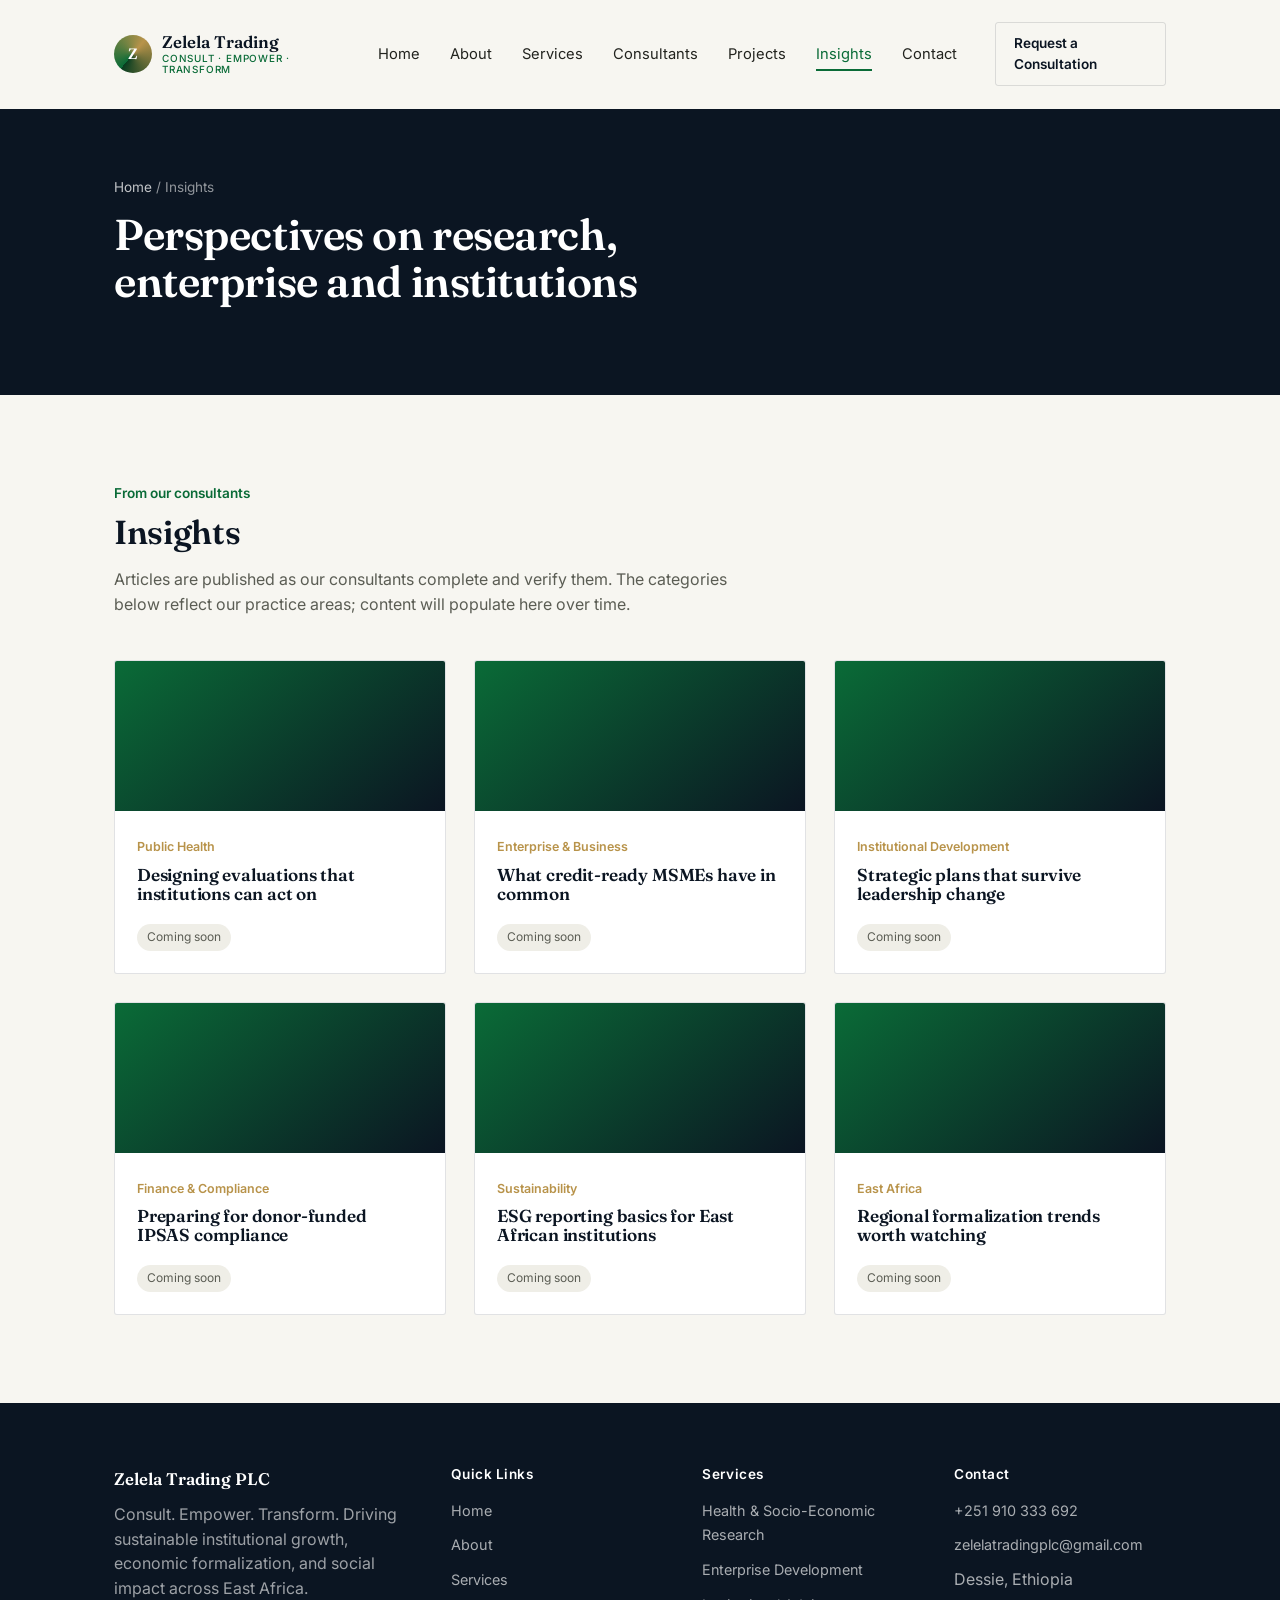
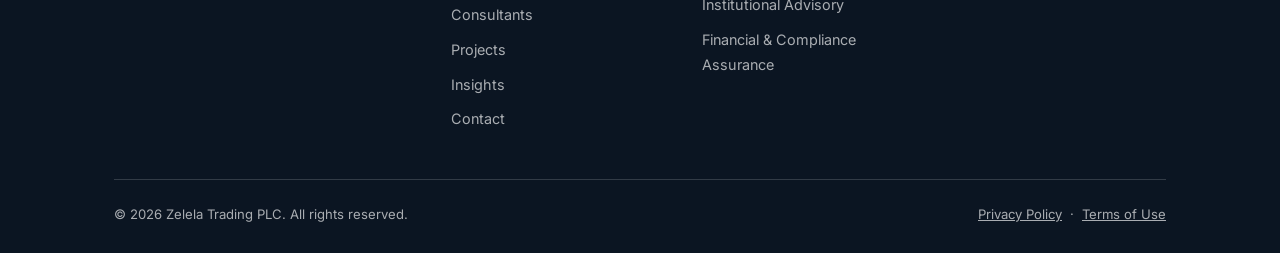
<file: insights.html>
<!DOCTYPE html>
<html lang="en">
<head>
<meta charset="UTF-8">
<meta name="viewport" content="width=device-width, initial-scale=1.0">
<title>Insights | Zelela Trading PLC</title>
<meta name="description" content="Perspectives from Zelela Trading PLC on public health, research, enterprise, institutional development, finance and sustainability across East Africa.">
<link rel="canonical" href="https://www.zelelatrading.com/insights.html">
<link rel="preconnect" href="https://fonts.googleapis.com">
<link rel="preconnect" href="https://fonts.gstatic.com" crossorigin>
<link href="https://fonts.googleapis.com/css2?family=Fraunces:opsz,wght@9..144,500;9..144,600;9..144,700&family=Inter:wght@400;500;600;700&display=swap" rel="stylesheet">
<link rel="stylesheet" href="css/style.css">
</head>
<body>
<a class="skip-link" href="#main">Skip to content</a>
<header class="site-header">
  <div class="container header-inner">
    <a href="index.html" class="brand">
      <span class="brand-mark">Z</span>
      <span class="brand-word">Zelela Trading<small>CONSULT · EMPOWER · TRANSFORM</small></span>
    </a>
    <nav class="main-nav" aria-label="Primary">
      <a href="index.html">Home</a>
      <a href="about.html">About</a>
      <a href="services.html">Services</a>
      <a href="consultants.html">Consultants</a>
      <a href="projects.html">Projects</a>
      <a href="insights.html">Insights</a>
      <a href="contact.html">Contact</a>
    </nav>
    <div class="header-actions">
      <a href="contact.html" class="btn btn-ghost btn-sm">Request a Consultation</a>
      <button class="nav-toggle" aria-label="Toggle menu" aria-expanded="false"><span></span></button>
    </div>
  </div>
</header>

<main id="main">
  <section class="page-hero">
    <div class="container">
      <div class="breadcrumb"><a href="index.html">Home</a> / Insights</div>
      <h1>Perspectives on research, enterprise and institutions</h1>
    </div>
  </section>

  <section class="section">
    <div class="container">
      <div class="section-head">
        <span class="kicker">From our consultants</span>
        <h2>Insights</h2>
        <p>Articles are published as our consultants complete and verify them. The categories below reflect our practice areas; content will populate here over time.</p>
      </div>
      <div class="insights-grid">
        <article class="insight-card">
          <div class="insight-thumb"></div>
          <div class="insight-body">
            <span class="insight-cat">Public Health</span>
            <h3>Designing evaluations that institutions can act on</h3>
            <span class="placeholder-tag">Coming soon</span>
          </div>
        </article>
        <article class="insight-card">
          <div class="insight-thumb"></div>
          <div class="insight-body">
            <span class="insight-cat">Enterprise &amp; Business</span>
            <h3>What credit-ready MSMEs have in common</h3>
            <span class="placeholder-tag">Coming soon</span>
          </div>
        </article>
        <article class="insight-card">
          <div class="insight-thumb"></div>
          <div class="insight-body">
            <span class="insight-cat">Institutional Development</span>
            <h3>Strategic plans that survive leadership change</h3>
            <span class="placeholder-tag">Coming soon</span>
          </div>
        </article>
        <article class="insight-card">
          <div class="insight-thumb"></div>
          <div class="insight-body">
            <span class="insight-cat">Finance &amp; Compliance</span>
            <h3>Preparing for donor-funded IPSAS compliance</h3>
            <span class="placeholder-tag">Coming soon</span>
          </div>
        </article>
        <article class="insight-card">
          <div class="insight-thumb"></div>
          <div class="insight-body">
            <span class="insight-cat">Sustainability</span>
            <h3>ESG reporting basics for East African institutions</h3>
            <span class="placeholder-tag">Coming soon</span>
          </div>
        </article>
        <article class="insight-card">
          <div class="insight-thumb"></div>
          <div class="insight-body">
            <span class="insight-cat">East Africa</span>
            <h3>Regional formalization trends worth watching</h3>
            <span class="placeholder-tag">Coming soon</span>
          </div>
        </article>
      </div>
    </div>
  </section>
</main>

<footer class="site-footer">
  <div class="container">
    <div class="footer-grid">
      <div class="footer-brand">
        <span class="brand-word" style="color:#fff;">Zelela Trading PLC</span>
        <p style="margin-top:10px;">Consult. Empower. Transform. Driving sustainable institutional growth, economic formalization, and social impact across East Africa.</p>
      </div>
      <div>
        <h4>Quick Links</h4>
        <ul>
          <li><a href="index.html">Home</a></li>
          <li><a href="about.html">About</a></li>
          <li><a href="services.html">Services</a></li>
          <li><a href="consultants.html">Consultants</a></li>
          <li><a href="projects.html">Projects</a></li>
          <li><a href="insights.html">Insights</a></li>
          <li><a href="contact.html">Contact</a></li>
        </ul>
      </div>
      <div>
        <h4>Services</h4>
        <ul>
          <li><a href="services.html#research">Health &amp; Socio-Economic Research</a></li>
          <li><a href="services.html#enterprise">Enterprise Development</a></li>
          <li><a href="services.html#institutional">Institutional Advisory</a></li>
          <li><a href="services.html#financial">Financial &amp; Compliance Assurance</a></li>
        </ul>
      </div>
      <div>
        <h4>Contact</h4>
        <ul>
          <li><a href="tel:+251910333692">+251 910 333 692</a></li>
          <li><a href="mailto:zelelatradingplc@gmail.com">zelelatradingplc@gmail.com</a></li>
          <li>Dessie, Ethiopia</li>
        </ul>
      </div>
    </div>
    <div class="footer-bottom">
      <span>© 2026 Zelela Trading PLC. All rights reserved.</span>
      <span><a href="privacy.html">Privacy Policy</a> &nbsp;·&nbsp; <a href="privacy.html#terms">Terms of Use</a></span>
    </div>
  </div>
</footer>
<script src="js/main.js"></script>
</body>
</html>
</file>
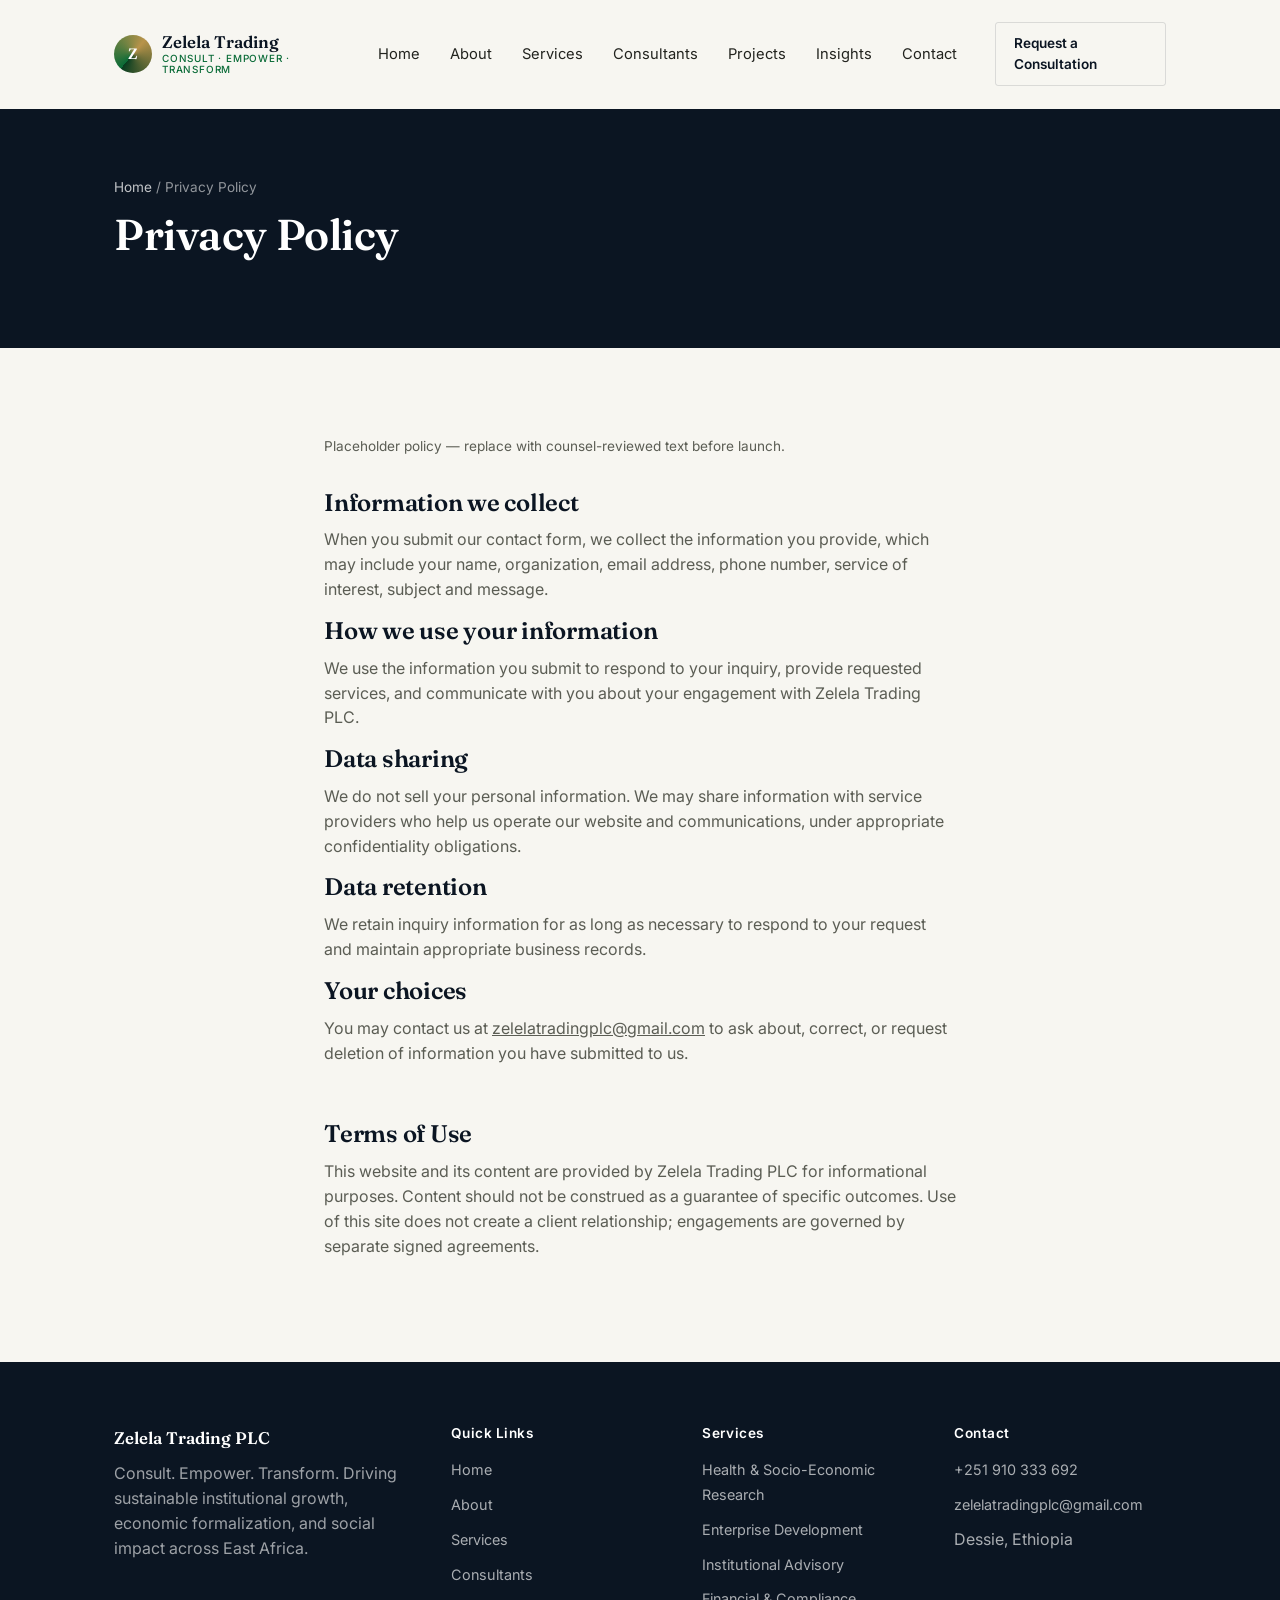
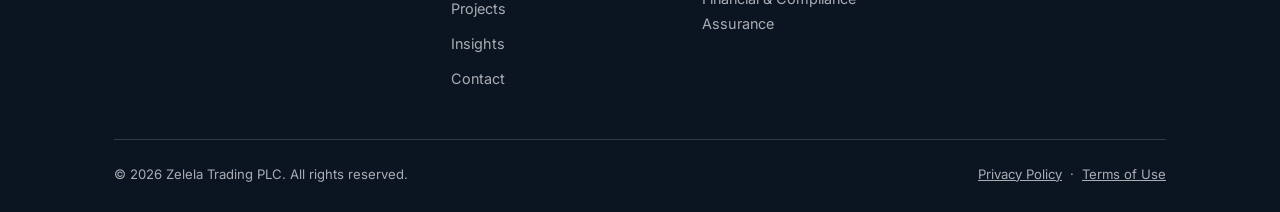
<file: privacy.html>
<!DOCTYPE html>
<html lang="en">
<head>
<meta charset="UTF-8">
<meta name="viewport" content="width=device-width, initial-scale=1.0">
<title>Privacy Policy | Zelela Trading PLC</title>
<meta name="description" content="Privacy Policy and Terms of Use for Zelela Trading PLC.">
<link rel="canonical" href="https://www.zelelatrading.com/privacy.html">
<link rel="preconnect" href="https://fonts.googleapis.com">
<link rel="preconnect" href="https://fonts.gstatic.com" crossorigin>
<link href="https://fonts.googleapis.com/css2?family=Fraunces:opsz,wght@9..144,500;9..144,600;9..144,700&family=Inter:wght@400;500;600;700&display=swap" rel="stylesheet">
<link rel="stylesheet" href="css/style.css">
</head>
<body>
<a class="skip-link" href="#main">Skip to content</a>
<header class="site-header">
  <div class="container header-inner">
    <a href="index.html" class="brand">
      <span class="brand-mark">Z</span>
      <span class="brand-word">Zelela Trading<small>CONSULT · EMPOWER · TRANSFORM</small></span>
    </a>
    <nav class="main-nav" aria-label="Primary">
      <a href="index.html">Home</a>
      <a href="about.html">About</a>
      <a href="services.html">Services</a>
      <a href="consultants.html">Consultants</a>
      <a href="projects.html">Projects</a>
      <a href="insights.html">Insights</a>
      <a href="contact.html">Contact</a>
    </nav>
    <div class="header-actions">
      <a href="contact.html" class="btn btn-ghost btn-sm">Request a Consultation</a>
      <button class="nav-toggle" aria-label="Toggle menu" aria-expanded="false"><span></span></button>
    </div>
  </div>
</header>

<main id="main">
  <section class="page-hero">
    <div class="container">
      <div class="breadcrumb"><a href="index.html">Home</a> / Privacy Policy</div>
      <h1>Privacy Policy</h1>
    </div>
  </section>

  <section class="section" style="max-width:820px; margin:0 auto;">
    <div class="container" style="max-width:760px;">
      <p style="color:var(--ink-soft); font-size:0.85rem;">Placeholder policy — replace with counsel-reviewed text before launch.</p>

      <h2 style="margin-top:32px;">Information we collect</h2>
      <p>When you submit our contact form, we collect the information you provide, which may include your name, organization, email address, phone number, service of interest, subject and message.</p>

      <h2>How we use your information</h2>
      <p>We use the information you submit to respond to your inquiry, provide requested services, and communicate with you about your engagement with Zelela Trading PLC.</p>

      <h2>Data sharing</h2>
      <p>We do not sell your personal information. We may share information with service providers who help us operate our website and communications, under appropriate confidentiality obligations.</p>

      <h2>Data retention</h2>
      <p>We retain inquiry information for as long as necessary to respond to your request and maintain appropriate business records.</p>

      <h2>Your choices</h2>
      <p>You may contact us at <a href="mailto:zelelatradingplc@gmail.com">zelelatradingplc@gmail.com</a> to ask about, correct, or request deletion of information you have submitted to us.</p>

      <h2 id="terms" style="margin-top:56px;">Terms of Use</h2>
      <p>This website and its content are provided by Zelela Trading PLC for informational purposes. Content should not be construed as a guarantee of specific outcomes. Use of this site does not create a client relationship; engagements are governed by separate signed agreements.</p>
    </div>
  </section>
</main>

<footer class="site-footer">
  <div class="container">
    <div class="footer-grid">
      <div class="footer-brand">
        <span class="brand-word" style="color:#fff;">Zelela Trading PLC</span>
        <p style="margin-top:10px;">Consult. Empower. Transform. Driving sustainable institutional growth, economic formalization, and social impact across East Africa.</p>
      </div>
      <div>
        <h4>Quick Links</h4>
        <ul>
          <li><a href="index.html">Home</a></li>
          <li><a href="about.html">About</a></li>
          <li><a href="services.html">Services</a></li>
          <li><a href="consultants.html">Consultants</a></li>
          <li><a href="projects.html">Projects</a></li>
          <li><a href="insights.html">Insights</a></li>
          <li><a href="contact.html">Contact</a></li>
        </ul>
      </div>
      <div>
        <h4>Services</h4>
        <ul>
          <li><a href="services.html#research">Health &amp; Socio-Economic Research</a></li>
          <li><a href="services.html#enterprise">Enterprise Development</a></li>
          <li><a href="services.html#institutional">Institutional Advisory</a></li>
          <li><a href="services.html#financial">Financial &amp; Compliance Assurance</a></li>
        </ul>
      </div>
      <div>
        <h4>Contact</h4>
        <ul>
          <li><a href="tel:+251910333692">+251 910 333 692</a></li>
          <li><a href="mailto:zelelatradingplc@gmail.com">zelelatradingplc@gmail.com</a></li>
          <li>Dessie, Ethiopia</li>
        </ul>
      </div>
    </div>
    <div class="footer-bottom">
      <span>© 2026 Zelela Trading PLC. All rights reserved.</span>
      <span><a href="privacy.html">Privacy Policy</a> &nbsp;·&nbsp; <a href="privacy.html#terms">Terms of Use</a></span>
    </div>
  </div>
</footer>
<script src="js/main.js"></script>
</body>
</html>
</file>
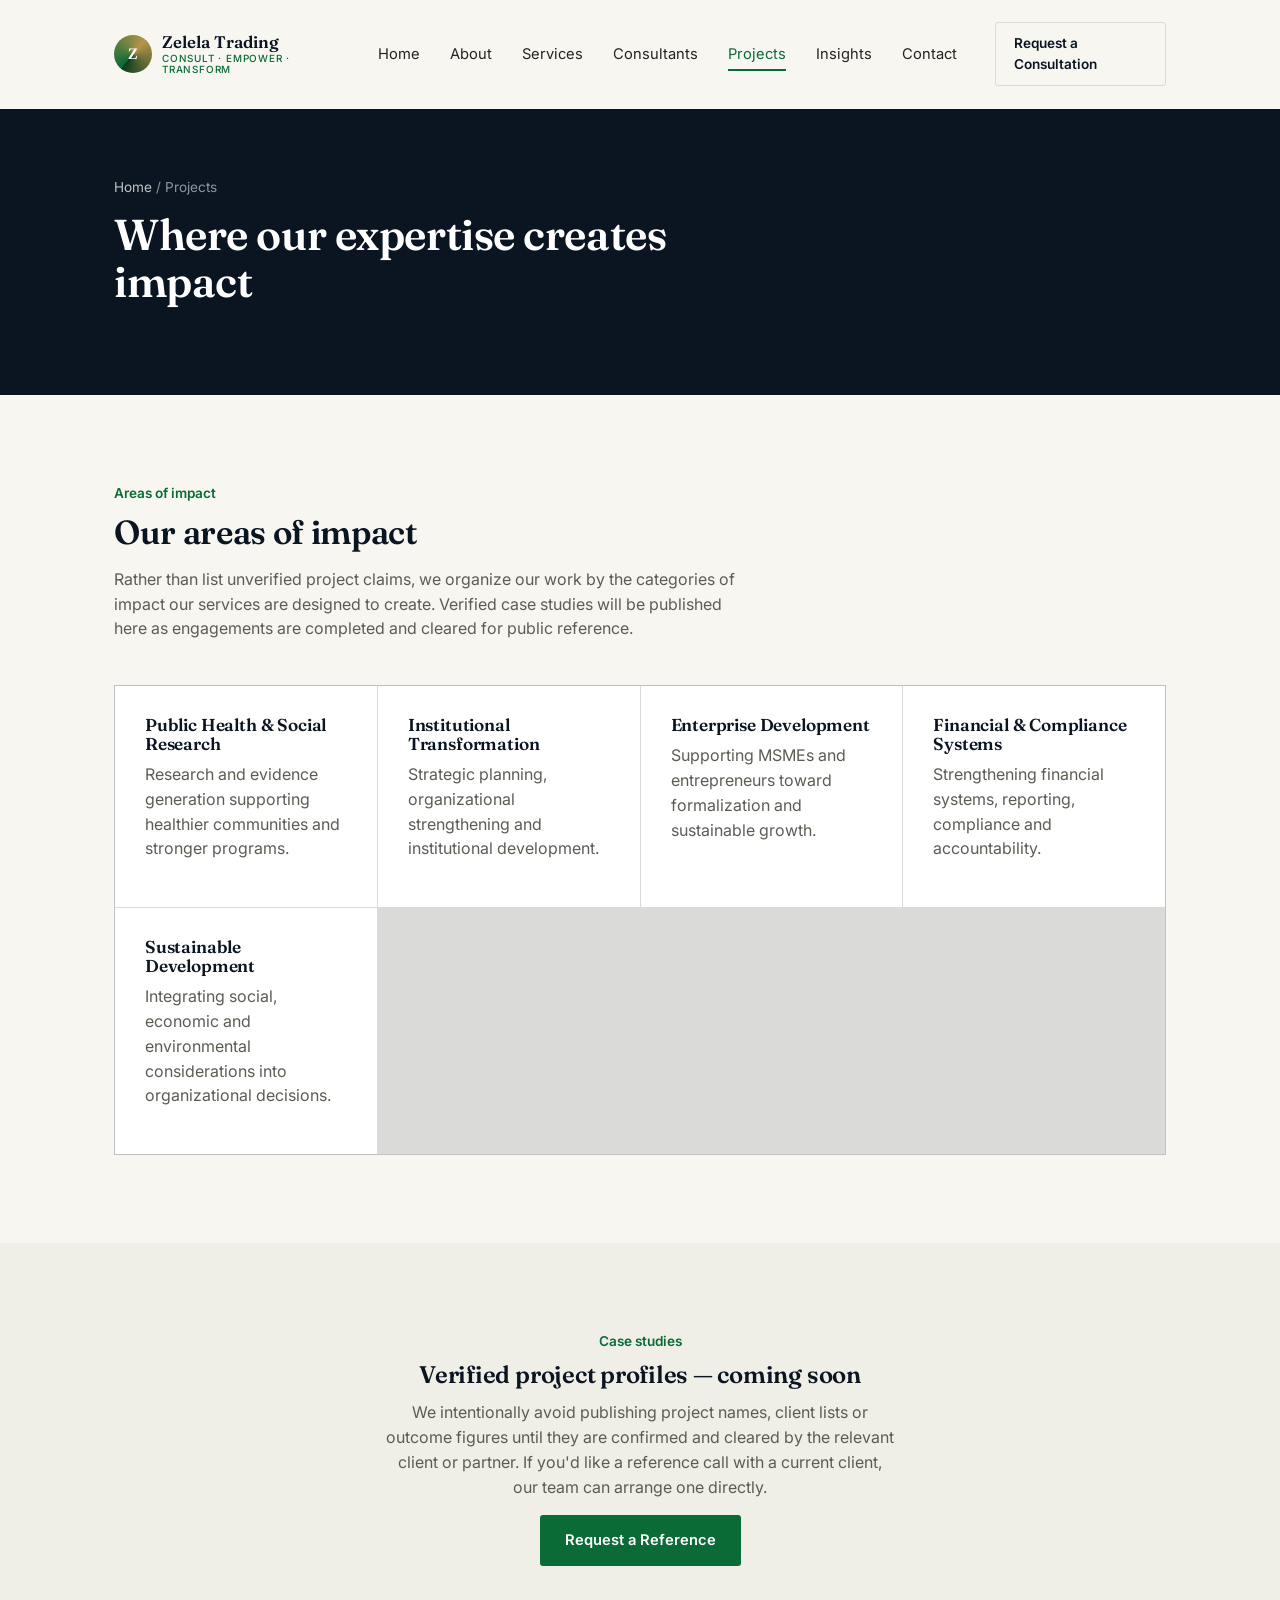
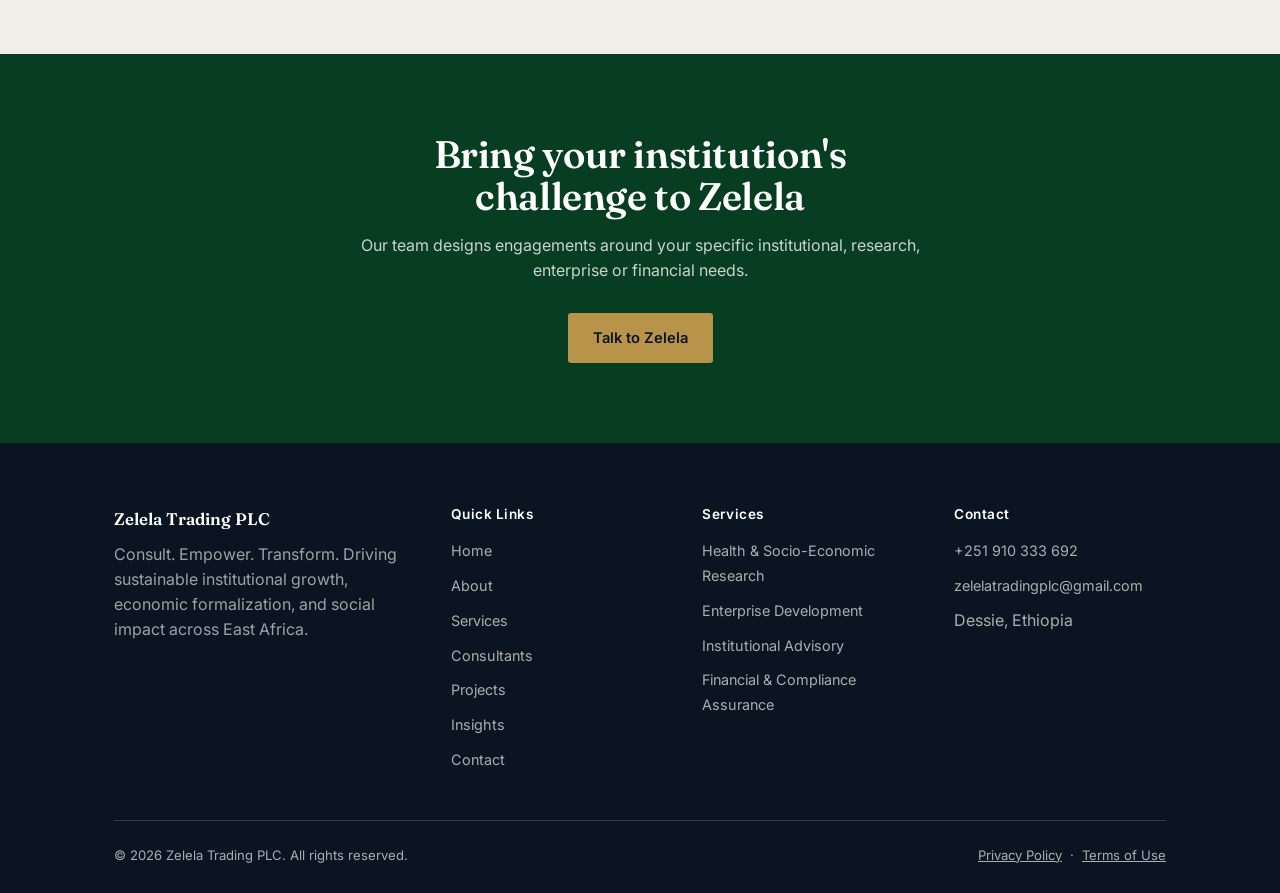
<file: projects.html>
<!DOCTYPE html>
<html lang="en">
<head>
<meta charset="UTF-8">
<meta name="viewport" content="width=device-width, initial-scale=1.0">
<title>Projects &amp; Impact | Zelela Trading PLC</title>
<meta name="description" content="Explore the areas of impact where Zelela Trading PLC applies research, institutional, enterprise and financial expertise across Ethiopia and East Africa.">
<link rel="canonical" href="https://www.zelelatrading.com/projects.html">
<link rel="preconnect" href="https://fonts.googleapis.com">
<link rel="preconnect" href="https://fonts.gstatic.com" crossorigin>
<link href="https://fonts.googleapis.com/css2?family=Fraunces:opsz,wght@9..144,500;9..144,600;9..144,700&family=Inter:wght@400;500;600;700&display=swap" rel="stylesheet">
<link rel="stylesheet" href="css/style.css">
</head>
<body>
<a class="skip-link" href="#main">Skip to content</a>
<header class="site-header">
  <div class="container header-inner">
    <a href="index.html" class="brand">
      <span class="brand-mark">Z</span>
      <span class="brand-word">Zelela Trading<small>CONSULT · EMPOWER · TRANSFORM</small></span>
    </a>
    <nav class="main-nav" aria-label="Primary">
      <a href="index.html">Home</a>
      <a href="about.html">About</a>
      <a href="services.html">Services</a>
      <a href="consultants.html">Consultants</a>
      <a href="projects.html">Projects</a>
      <a href="insights.html">Insights</a>
      <a href="contact.html">Contact</a>
    </nav>
    <div class="header-actions">
      <a href="contact.html" class="btn btn-ghost btn-sm">Request a Consultation</a>
      <button class="nav-toggle" aria-label="Toggle menu" aria-expanded="false"><span></span></button>
    </div>
  </div>
</header>

<main id="main">
  <section class="page-hero">
    <div class="container">
      <div class="breadcrumb"><a href="index.html">Home</a> / Projects</div>
      <h1>Where our expertise creates impact</h1>
    </div>
  </section>

  <section class="section">
    <div class="container">
      <div class="section-head">
        <span class="kicker">Areas of impact</span>
        <h2>Our areas of impact</h2>
        <p>Rather than list unverified project claims, we organize our work by the categories of impact our services are designed to create. Verified case studies will be published here as engagements are completed and cleared for public reference.</p>
      </div>
      <div class="impact-grid">
        <div class="impact-card"><h3>Public Health &amp; Social Research</h3><p>Research and evidence generation supporting healthier communities and stronger programs.</p></div>
        <div class="impact-card"><h3>Institutional Transformation</h3><p>Strategic planning, organizational strengthening and institutional development.</p></div>
        <div class="impact-card"><h3>Enterprise Development</h3><p>Supporting MSMEs and entrepreneurs toward formalization and sustainable growth.</p></div>
        <div class="impact-card"><h3>Financial &amp; Compliance Systems</h3><p>Strengthening financial systems, reporting, compliance and accountability.</p></div>
        <div class="impact-card"><h3>Sustainable Development</h3><p>Integrating social, economic and environmental considerations into organizational decisions.</p></div>
      </div>
    </div>
  </section>

  <section class="section section-panel">
    <div class="container text-center" style="max-width:640px; margin:0 auto;">
      <span class="kicker">Case studies</span>
      <h2>Verified project profiles — coming soon</h2>
      <p>We intentionally avoid publishing project names, client lists or outcome figures until they are confirmed and cleared by the relevant client or partner. If you'd like a reference call with a current client, our team can arrange one directly.</p>
      <a href="contact.html" class="btn btn-primary">Request a Reference</a>
    </div>
  </section>

  <section class="cta-band">
    <div class="container">
      <h2>Bring your institution's challenge to Zelela</h2>
      <p>Our team designs engagements around your specific institutional, research, enterprise or financial needs.</p>
      <div class="hero-ctas">
        <a href="contact.html" class="btn btn-gold">Talk to Zelela</a>
      </div>
    </div>
  </section>
</main>

<footer class="site-footer">
  <div class="container">
    <div class="footer-grid">
      <div class="footer-brand">
        <span class="brand-word" style="color:#fff;">Zelela Trading PLC</span>
        <p style="margin-top:10px;">Consult. Empower. Transform. Driving sustainable institutional growth, economic formalization, and social impact across East Africa.</p>
      </div>
      <div>
        <h4>Quick Links</h4>
        <ul>
          <li><a href="index.html">Home</a></li>
          <li><a href="about.html">About</a></li>
          <li><a href="services.html">Services</a></li>
          <li><a href="consultants.html">Consultants</a></li>
          <li><a href="projects.html">Projects</a></li>
          <li><a href="insights.html">Insights</a></li>
          <li><a href="contact.html">Contact</a></li>
        </ul>
      </div>
      <div>
        <h4>Services</h4>
        <ul>
          <li><a href="services.html#research">Health &amp; Socio-Economic Research</a></li>
          <li><a href="services.html#enterprise">Enterprise Development</a></li>
          <li><a href="services.html#institutional">Institutional Advisory</a></li>
          <li><a href="services.html#financial">Financial &amp; Compliance Assurance</a></li>
        </ul>
      </div>
      <div>
        <h4>Contact</h4>
        <ul>
          <li><a href="tel:+251910333692">+251 910 333 692</a></li>
          <li><a href="mailto:zelelatradingplc@gmail.com">zelelatradingplc@gmail.com</a></li>
          <li>Dessie, Ethiopia</li>
        </ul>
      </div>
    </div>
    <div class="footer-bottom">
      <span>© 2026 Zelela Trading PLC. All rights reserved.</span>
      <span><a href="privacy.html">Privacy Policy</a> &nbsp;·&nbsp; <a href="privacy.html#terms">Terms of Use</a></span>
    </div>
  </div>
</footer>
<script src="js/main.js"></script>
</body>
</html>
</file>
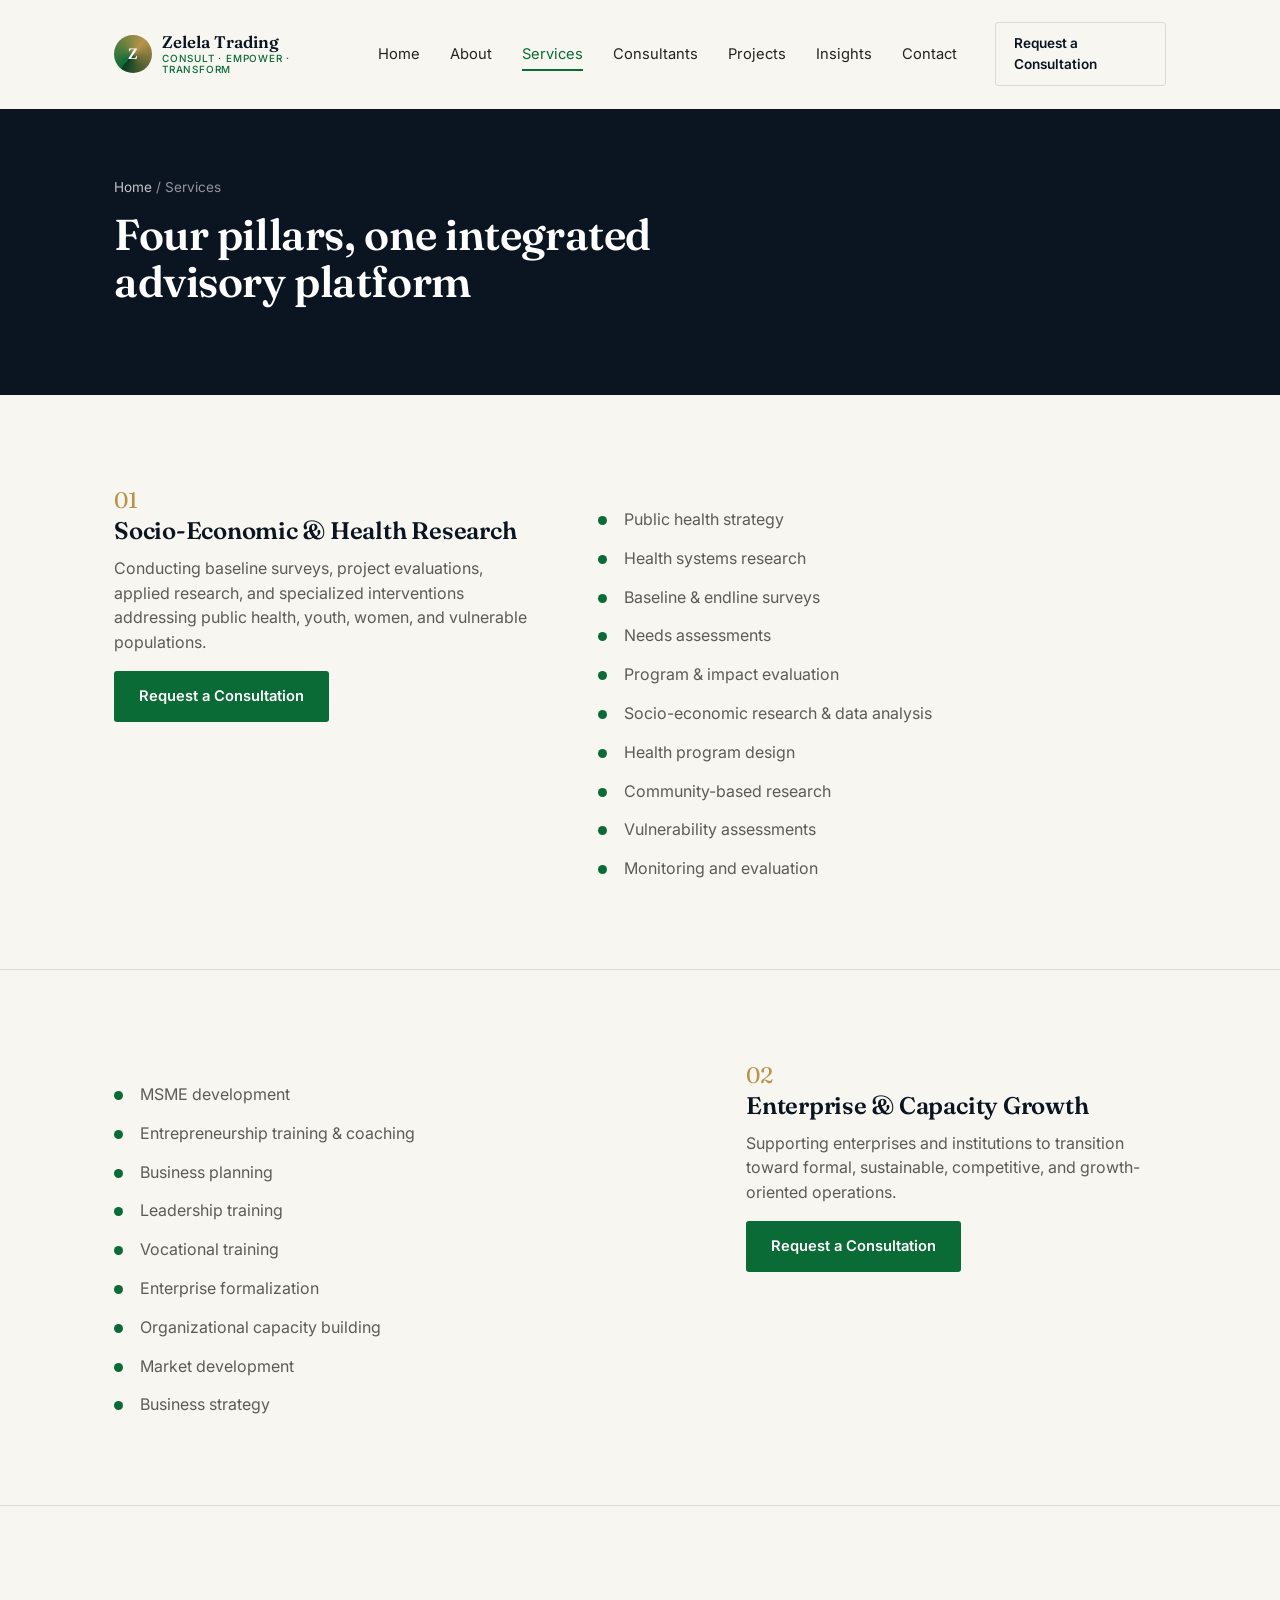
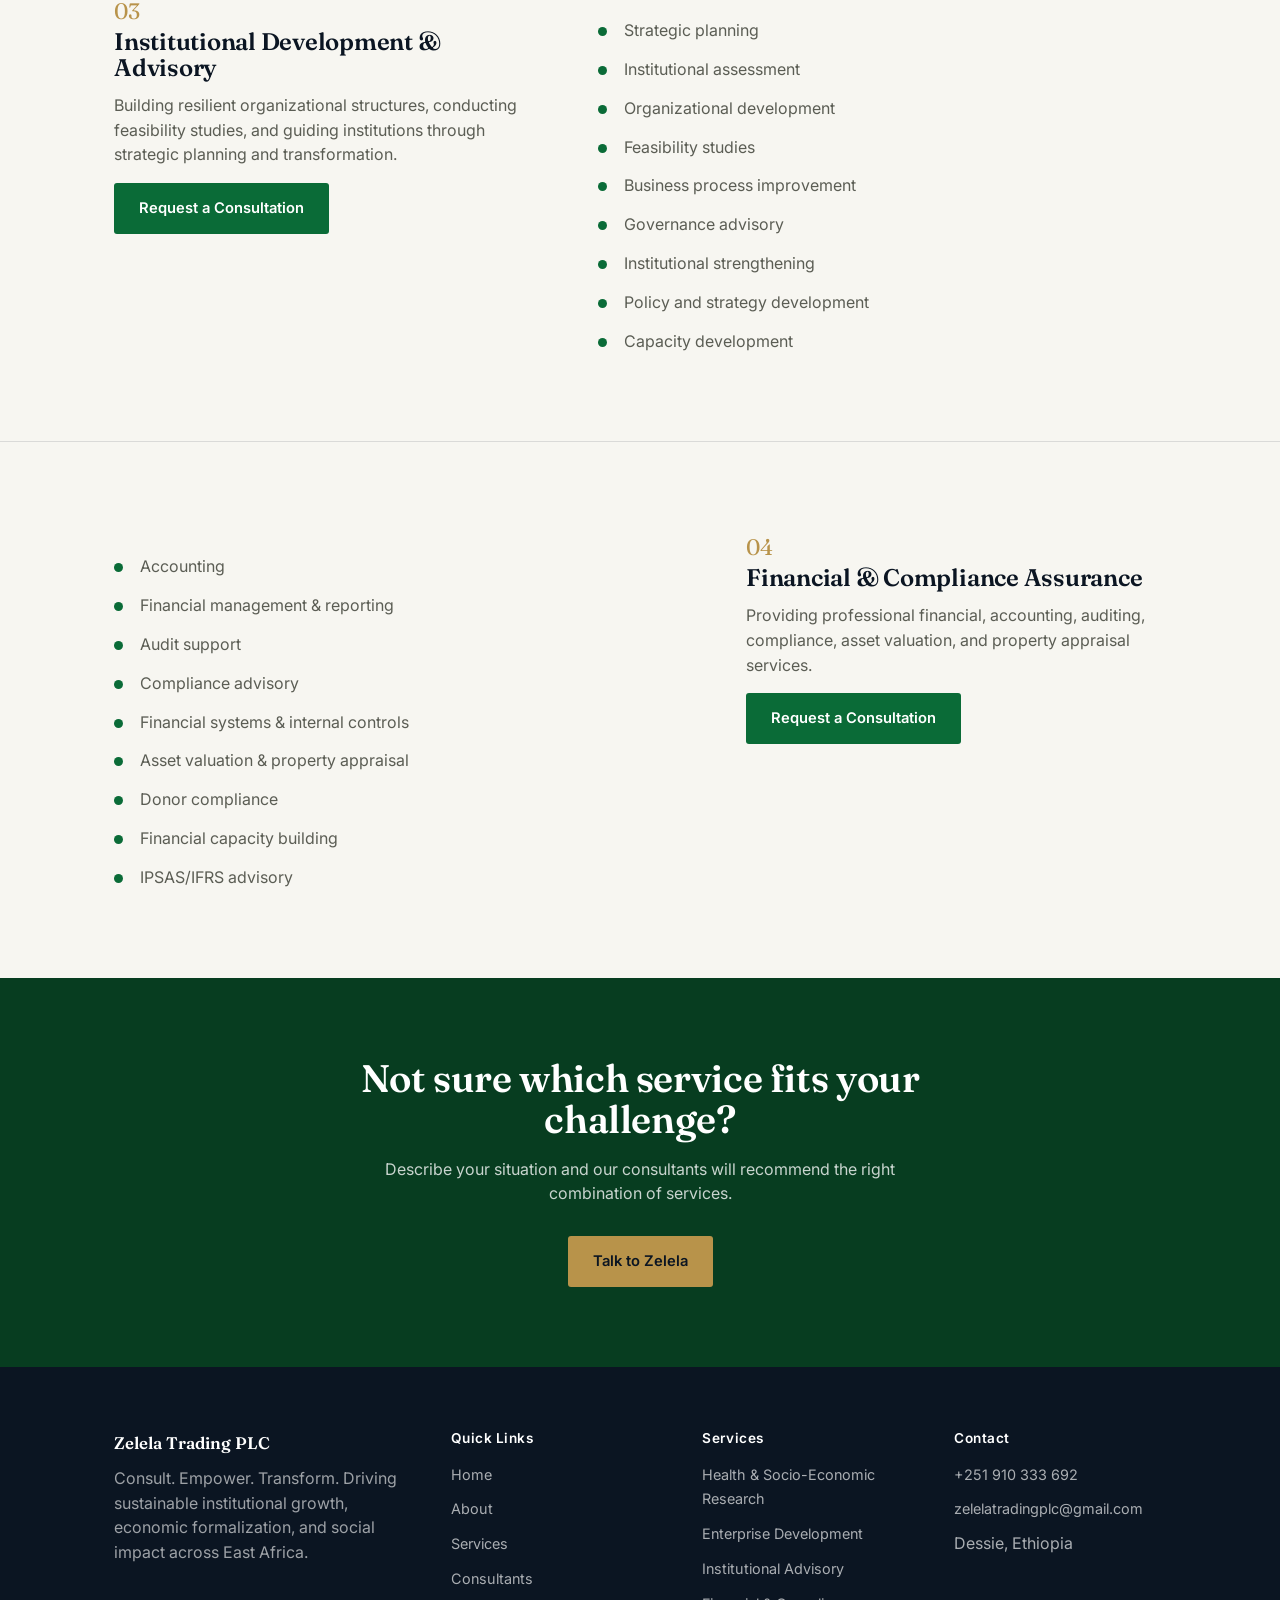
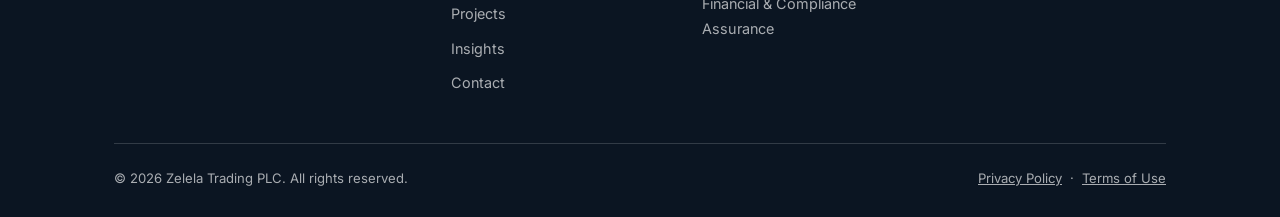
<file: services.html>
<!DOCTYPE html>
<html lang="en">
<head>
<meta charset="UTF-8">
<meta name="viewport" content="width=device-width, initial-scale=1.0">
<title>Services | Zelela Trading PLC</title>
<meta name="description" content="Explore Zelela Trading PLC's four core service pillars: socio-economic and health research, enterprise growth, institutional advisory, and financial and compliance assurance.">
<link rel="canonical" href="https://www.zelelatrading.com/services.html">
<link rel="preconnect" href="https://fonts.googleapis.com">
<link rel="preconnect" href="https://fonts.gstatic.com" crossorigin>
<link href="https://fonts.googleapis.com/css2?family=Fraunces:opsz,wght@9..144,500;9..144,600;9..144,700&family=Inter:wght@400;500;600;700&display=swap" rel="stylesheet">
<link rel="stylesheet" href="css/style.css">
</head>
<body>
<a class="skip-link" href="#main">Skip to content</a>
<header class="site-header">
  <div class="container header-inner">
    <a href="index.html" class="brand">
      <span class="brand-mark">Z</span>
      <span class="brand-word">Zelela Trading<small>CONSULT · EMPOWER · TRANSFORM</small></span>
    </a>
    <nav class="main-nav" aria-label="Primary">
      <a href="index.html">Home</a>
      <a href="about.html">About</a>
      <a href="services.html">Services</a>
      <a href="consultants.html">Consultants</a>
      <a href="projects.html">Projects</a>
      <a href="insights.html">Insights</a>
      <a href="contact.html">Contact</a>
    </nav>
    <div class="header-actions">
      <a href="contact.html" class="btn btn-ghost btn-sm">Request a Consultation</a>
      <button class="nav-toggle" aria-label="Toggle menu" aria-expanded="false"><span></span></button>
    </div>
  </div>
</header>

<main id="main">
  <section class="page-hero">
    <div class="container">
      <div class="breadcrumb"><a href="index.html">Home</a> / Services</div>
      <h1>Four pillars, one integrated advisory platform</h1>
    </div>
  </section>

  <section class="section" id="research">
    <div class="container split">
      <div>
        <span class="service-index" style="font-size:1.4rem;">01</span>
        <h2>Socio-Economic &amp; Health Research</h2>
        <p>Conducting baseline surveys, project evaluations, applied research, and specialized interventions addressing public health, youth, women, and vulnerable populations.</p>
        <a href="contact.html" class="btn btn-primary">Request a Consultation</a>
      </div>
      <div>
        <ul class="value-list">
          <li>Public health strategy</li>
          <li>Health systems research</li>
          <li>Baseline &amp; endline surveys</li>
          <li>Needs assessments</li>
          <li>Program &amp; impact evaluation</li>
          <li>Socio-economic research &amp; data analysis</li>
          <li>Health program design</li>
          <li>Community-based research</li>
          <li>Vulnerability assessments</li>
          <li>Monitoring and evaluation</li>
        </ul>
      </div>
    </div>
  </section>

  <hr class="divider">

  <section class="section" id="enterprise">
    <div class="container split reverse">
      <div>
        <ul class="value-list">
          <li>MSME development</li>
          <li>Entrepreneurship training &amp; coaching</li>
          <li>Business planning</li>
          <li>Leadership training</li>
          <li>Vocational training</li>
          <li>Enterprise formalization</li>
          <li>Organizational capacity building</li>
          <li>Market development</li>
          <li>Business strategy</li>
        </ul>
      </div>
      <div>
        <span class="service-index" style="font-size:1.4rem;">02</span>
        <h2>Enterprise &amp; Capacity Growth</h2>
        <p>Supporting enterprises and institutions to transition toward formal, sustainable, competitive, and growth-oriented operations.</p>
        <a href="contact.html" class="btn btn-primary">Request a Consultation</a>
      </div>
    </div>
  </section>

  <hr class="divider">

  <section class="section" id="institutional">
    <div class="container split">
      <div>
        <span class="service-index" style="font-size:1.4rem;">03</span>
        <h2>Institutional Development &amp; Advisory</h2>
        <p>Building resilient organizational structures, conducting feasibility studies, and guiding institutions through strategic planning and transformation.</p>
        <a href="contact.html" class="btn btn-primary">Request a Consultation</a>
      </div>
      <div>
        <ul class="value-list">
          <li>Strategic planning</li>
          <li>Institutional assessment</li>
          <li>Organizational development</li>
          <li>Feasibility studies</li>
          <li>Business process improvement</li>
          <li>Governance advisory</li>
          <li>Institutional strengthening</li>
          <li>Policy and strategy development</li>
          <li>Capacity development</li>
        </ul>
      </div>
    </div>
  </section>

  <hr class="divider">

  <section class="section" id="financial">
    <div class="container split reverse">
      <div>
        <ul class="value-list">
          <li>Accounting</li>
          <li>Financial management &amp; reporting</li>
          <li>Audit support</li>
          <li>Compliance advisory</li>
          <li>Financial systems &amp; internal controls</li>
          <li>Asset valuation &amp; property appraisal</li>
          <li>Donor compliance</li>
          <li>Financial capacity building</li>
          <li>IPSAS/IFRS advisory</li>
        </ul>
      </div>
      <div>
        <span class="service-index" style="font-size:1.4rem;">04</span>
        <h2>Financial &amp; Compliance Assurance</h2>
        <p>Providing professional financial, accounting, auditing, compliance, asset valuation, and property appraisal services.</p>
        <a href="contact.html" class="btn btn-primary">Request a Consultation</a>
      </div>
    </div>
  </section>

  <section class="cta-band">
    <div class="container">
      <h2>Not sure which service fits your challenge?</h2>
      <p>Describe your situation and our consultants will recommend the right combination of services.</p>
      <div class="hero-ctas">
        <a href="contact.html" class="btn btn-gold">Talk to Zelela</a>
      </div>
    </div>
  </section>
</main>

<footer class="site-footer">
  <div class="container">
    <div class="footer-grid">
      <div class="footer-brand">
        <span class="brand-word" style="color:#fff;">Zelela Trading PLC</span>
        <p style="margin-top:10px;">Consult. Empower. Transform. Driving sustainable institutional growth, economic formalization, and social impact across East Africa.</p>
      </div>
      <div>
        <h4>Quick Links</h4>
        <ul>
          <li><a href="index.html">Home</a></li>
          <li><a href="about.html">About</a></li>
          <li><a href="services.html">Services</a></li>
          <li><a href="consultants.html">Consultants</a></li>
          <li><a href="projects.html">Projects</a></li>
          <li><a href="insights.html">Insights</a></li>
          <li><a href="contact.html">Contact</a></li>
        </ul>
      </div>
      <div>
        <h4>Services</h4>
        <ul>
          <li><a href="services.html#research">Health &amp; Socio-Economic Research</a></li>
          <li><a href="services.html#enterprise">Enterprise Development</a></li>
          <li><a href="services.html#institutional">Institutional Advisory</a></li>
          <li><a href="services.html#financial">Financial &amp; Compliance Assurance</a></li>
        </ul>
      </div>
      <div>
        <h4>Contact</h4>
        <ul>
          <li><a href="tel:+251910333692">+251 910 333 692</a></li>
          <li><a href="mailto:zelelatradingplc@gmail.com">zelelatradingplc@gmail.com</a></li>
          <li>Dessie, Ethiopia</li>
        </ul>
      </div>
    </div>
    <div class="footer-bottom">
      <span>© 2026 Zelela Trading PLC. All rights reserved.</span>
      <span><a href="privacy.html">Privacy Policy</a> &nbsp;·&nbsp; <a href="privacy.html#terms">Terms of Use</a></span>
    </div>
  </div>
</footer>
<script src="js/main.js"></script>
</body>
</html>
</file>
<file: css/style.css>
/* ============================================================
   ZELELA TRADING PLC — brand stylesheet
   Tokens are exposed as CSS variables so the palette/type can be
   reconfigured without touching component rules.
   ============================================================ */

:root{
  /* --- color --- */
  --green:        #0A6B37;
  --green-dark:   #073D20;
  --navy:         #0B1522;
  --navy-soft:    #16233A;
  --bg:           #F7F6F1;
  --bg-panel:     #EFEEE7;
  --white:        #FFFFFF;
  --charcoal:     #23241F;
  --ink-soft:     #5B5D54;
  --gold:         #B8934A;
  --green-tint:   #E8F0E6;
  --line:         rgba(11,21,34,0.12);
  --line-on-dark: rgba(255,255,255,0.16);

  /* --- type --- */
  --font-display: "Fraunces", "Iowan Old Style", "Palatino Linotype", serif;
  --font-body: "Inter", -apple-system, BlinkMacSystemFont, "Segoe UI", sans-serif;

  /* --- layout --- */
  --max: 1180px;
  --gutter: clamp(20px, 5vw, 64px);
  --radius: 3px;
}

*,*::before,*::after{box-sizing:border-box;}
html{scroll-behavior:smooth;}
@media (prefers-reduced-motion: reduce){
  html{scroll-behavior:auto;}
  *{animation-duration:0.001ms !important; transition-duration:0.001ms !important;}
}

body{
  margin:0;
  font-family:var(--font-body);
  color:var(--charcoal);
  background:var(--bg);
  line-height:1.55;
  -webkit-font-smoothing:antialiased;
}

img{max-width:100%; display:block;}
a{color:inherit;}
h1,h2,h3,h4{
  font-family:var(--font-display);
  font-weight:600;
  line-height:1.08;
  margin:0 0 0.5em;
  letter-spacing:-0.01em;
  color:var(--navy);
}
p{margin:0 0 1em; color:var(--ink-soft);}
.container{max-width:var(--max); margin:0 auto; padding:0 var(--gutter);}

/* skip link */
.skip-link{
  position:absolute; left:-999px; top:auto;
  background:var(--navy); color:var(--white); padding:12px 18px;
  z-index:200; border-radius:var(--radius);
}
.skip-link:focus{left:16px; top:16px;}

:focus-visible{outline:2px solid var(--gold); outline-offset:3px;}

/* ============ Header ============ */
.site-header{
  position:sticky; top:0; z-index:100;
  background:rgba(247,246,241,0.92);
  backdrop-filter:blur(8px);
  border-bottom:1px solid transparent;
  transition:background .3s ease, border-color .3s ease, padding .3s ease;
  padding:22px 0;
}
.site-header.scrolled{
  background:rgba(247,246,241,0.98);
  border-bottom-color:var(--line);
  padding:12px 0;
  box-shadow:0 1px 0 rgba(0,0,0,0.02);
}
.header-inner{display:flex; align-items:center; justify-content:space-between; gap:24px;}
.brand{display:flex; align-items:center; gap:10px; text-decoration:none;}
.brand-mark{
  width:38px; height:38px; border-radius:50%;
  background:conic-gradient(from 220deg, var(--green), var(--gold), var(--green-dark));
  display:flex; align-items:center; justify-content:center;
  color:var(--white); font-family:var(--font-display); font-weight:600; font-size:15px;
  flex:none;
}
.brand-word{font-family:var(--font-display); font-weight:600; font-size:1.05rem; color:var(--navy); line-height:1.1;}
.brand-word small{display:block; font-family:var(--font-body); font-weight:500; font-size:0.62rem; letter-spacing:0.08em; color:var(--green); margin-top:2px;}

.main-nav{display:flex; align-items:center; gap:2px;}
.main-nav a{
  font-size:0.92rem; text-decoration:none; color:var(--charcoal);
  padding:10px 14px; border-radius:var(--radius); position:relative;
}
.main-nav a.active,.main-nav a:hover{color:var(--green);}
.main-nav a.active::after{
  content:""; position:absolute; left:14px; right:14px; bottom:4px; height:2px; background:var(--green);
}
.header-actions{display:flex; align-items:center; gap:14px;}

.btn{
  display:inline-flex; align-items:center; justify-content:center; gap:8px;
  font-family:var(--font-body); font-weight:600; font-size:0.92rem;
  padding:13px 24px; border-radius:var(--radius); text-decoration:none;
  border:1px solid transparent; cursor:pointer; transition:transform .15s ease, background .2s ease, color .2s ease, border-color .2s ease;
}
.btn:active{transform:translateY(1px);}
.btn-primary{background:var(--green); color:var(--white);}
.btn-primary:hover{background:var(--green-dark);}
.btn-ghost{background:transparent; color:var(--navy); border-color:var(--line);}
.btn-ghost:hover{border-color:var(--navy);}
.btn-on-dark{background:transparent; color:var(--white); border-color:var(--line-on-dark);}
.btn-on-dark:hover{background:rgba(255,255,255,0.08);}
.btn-gold{background:var(--gold); color:var(--navy);}
.btn-gold:hover{background:#a4813c;}
.btn-sm{padding:10px 18px; font-size:0.85rem;}

.nav-toggle{
  display:none; width:42px; height:42px; border-radius:var(--radius);
  border:1px solid var(--line); background:var(--white); cursor:pointer;
  align-items:center; justify-content:center;
}
.nav-toggle span, .nav-toggle span::before, .nav-toggle span::after{
  content:""; display:block; width:18px; height:2px; background:var(--charcoal); position:relative; transition:transform .2s ease, opacity .2s ease;
}
.nav-toggle span::before{position:absolute; top:-6px;}
.nav-toggle span::after{position:absolute; top:6px;}
.nav-toggle.open span{background:transparent;}
.nav-toggle.open span::before{transform:translateY(6px) rotate(45deg);}
.nav-toggle.open span::after{transform:translateY(-6px) rotate(-45deg);}

/* ============ Hero ============ */
.hero{
  position:relative; overflow:hidden;
  background:var(--navy);
  color:var(--white);
  padding:96px 0 88px;
}
.hero::before{
  content:""; position:absolute; inset:0;
  background-image:
    radial-gradient(circle at 82% 12%, rgba(184,147,74,0.18), transparent 45%),
    radial-gradient(circle at 8% 92%, rgba(10,107,55,0.35), transparent 55%);
}
.hero-grain{position:absolute; inset:0; opacity:0.5; mix-blend-mode:overlay; pointer-events:none;}
.hero-inner{position:relative; display:grid; grid-template-columns:1.1fr 0.9fr; gap:56px; align-items:end;}
.hero-eyebrow{font-size:0.82rem; color:var(--gold); letter-spacing:0.04em; margin-bottom:18px;}
.hero h1{color:var(--white); font-size:clamp(2.3rem, 4.2vw, 3.6rem); max-width:15ch;}
.hero-sub{color:rgba(255,255,255,0.72); max-width:46ch; font-size:1.05rem;}
.hero-ctas{display:flex; gap:14px; margin-top:30px; flex-wrap:wrap;}
.hero-map{
  border:1px solid var(--line-on-dark); border-radius:var(--radius); padding:26px;
  background:rgba(255,255,255,0.03);
}
.hero-map svg{width:100%; height:auto; display:block;}
.hero-map-caption{margin-top:14px; font-size:0.82rem; color:rgba(255,255,255,0.55);}

/* ============ Trust strip ============ */
.trust{
  background:var(--white); border-bottom:1px solid var(--line);
  padding:34px 0;
}
.trust-heading{
  text-align:center; font-family:var(--font-display); color:var(--navy);
  font-size:1.15rem; max-width:32ch; margin:0 auto 30px;
}
.trust-grid{display:grid; grid-template-columns:repeat(4,1fr); gap:0;}
.trust-item{
  text-align:center; padding:0 18px; border-left:1px solid var(--line);
}
.trust-item:first-child{border-left:none;}
.trust-num{font-family:var(--font-display); font-size:2rem; color:var(--green); font-weight:600;}
.trust-label{font-size:0.85rem; color:var(--ink-soft); margin-top:4px;}

/* ============ Section shell ============ */
.section{padding:88px 0;}
.section-tight{padding:64px 0;}
.section-dark{background:var(--navy); color:rgba(255,255,255,0.85);}
.section-dark h2, .section-dark h3{color:var(--white);}
.section-dark p{color:rgba(255,255,255,0.68);}
.section-panel{background:var(--bg-panel);}
.section-head{max-width:640px; margin-bottom:44px;}
.section-head.center{margin-left:auto; margin-right:auto; text-align:center;}
.kicker{color:var(--green); font-size:0.85rem; font-weight:600; margin-bottom:10px; display:block;}
.section-dark .kicker{color:var(--gold);}
.section-head h2{font-size:clamp(1.7rem, 2.6vw, 2.3rem);}

/* ============ About / split ============ */
.split{display:grid; grid-template-columns:0.85fr 1.15fr; gap:64px; align-items:start;}
.split.reverse{grid-template-columns:1.15fr 0.85fr;}
.split-figure{
  border:1px solid var(--line); border-radius:var(--radius); padding:40px;
  background:var(--green-tint);
}
.value-list{list-style:none; margin:24px 0 0; padding:0; display:grid; gap:14px;}
.value-list li{padding-left:26px; position:relative; color:var(--ink-soft);}
.value-list li::before{
  content:""; position:absolute; left:0; top:9px; width:9px; height:9px; border-radius:50%;
  background:var(--green);
}

/* ============ Vision / Mission bands ============ */
.band{
  padding:70px 0; border-top:1px solid var(--line); border-bottom:1px solid var(--line);
}
.band-grid{display:grid; grid-template-columns:0.4fr 1fr; gap:48px; align-items:start;}
.band-grid h2{font-size:1.1rem; text-transform:uppercase; letter-spacing:0.06em; color:var(--green);}
.band-grid p{font-family:var(--font-display); font-size:1.4rem; color:var(--navy); line-height:1.4; font-weight:500;}

/* ============ Services ============ */
.services-grid{display:grid; grid-template-columns:repeat(2,1fr); gap:1px; background:var(--line); border:1px solid var(--line);}
.service-card{
  background:var(--white); padding:38px; display:flex; flex-direction:column; gap:14px;
}
.service-index{font-family:var(--font-display); color:var(--gold); font-size:0.95rem;}
.service-card h3{font-size:1.3rem;}
.service-list{list-style:none; margin:6px 0 0; padding:0; display:grid; grid-template-columns:1fr 1fr; gap:6px 16px;}
.service-list li{font-size:0.87rem; color:var(--ink-soft); padding-left:14px; position:relative;}
.service-list li::before{content:"—"; position:absolute; left:0; color:var(--green);}
.service-card .btn{align-self:flex-start; margin-top:10px;}

/* ============ Why Zelela ============ */
.why-grid{display:grid; grid-template-columns:repeat(3,1fr); gap:36px;}
.why-item{border-top:2px solid var(--green); padding-top:18px;}
.why-item h3{font-size:1.1rem;}

/* ============ Consultant carousel ============ */
.carousel{
  position:relative; border:1px solid var(--line); border-radius:var(--radius);
  background:var(--white); overflow:hidden;
}
.carousel-track{display:flex; transition:transform .55s cubic-bezier(.65,0,.35,1);}
.carousel-slide{min-width:100%; display:grid; grid-template-columns:280px 1fr; gap:0;}
.consultant-photo{
  background:linear-gradient(160deg, var(--green-tint), var(--white));
  display:flex; align-items:center; justify-content:center; padding:36px;
  border-right:1px solid var(--line);
}
.avatar{
  width:170px; height:212px; border-radius:var(--radius); overflow:hidden;
  background:var(--navy); color:var(--white); display:flex; align-items:center; justify-content:center;
  font-family:var(--font-display); font-size:2.6rem; box-shadow:0 14px 30px -14px rgba(11,21,34,0.4);
}
.consultant-body{padding:38px 40px;}
.consultant-body .quali{color:var(--green); font-weight:600; font-size:0.85rem; letter-spacing:0.02em;}
.consultant-body h3{font-size:1.5rem; margin-top:6px;}
.consultant-body .position{color:var(--ink-soft); font-size:0.95rem; margin-bottom:16px;}
.expertise-list{list-style:none; margin:0; padding:0; display:grid; gap:9px;}
.expertise-list li{padding-left:20px; position:relative; font-size:0.92rem; color:var(--charcoal);}
.expertise-list li::before{content:""; position:absolute; left:0; top:8px; width:7px; height:7px; background:var(--gold);}

.carousel-controls{display:flex; align-items:center; justify-content:center; gap:22px; padding:20px 0 0;}
.carousel-arrow{
  width:40px; height:40px; border-radius:50%; border:1px solid var(--line); background:var(--white);
  cursor:pointer; display:flex; align-items:center; justify-content:center; transition:border-color .2s ease;
}
.carousel-arrow:hover{border-color:var(--green);}
.carousel-dots{display:flex; gap:8px;}
.carousel-dot{width:8px; height:8px; border-radius:50%; background:var(--line); border:none; cursor:pointer; padding:0;}
.carousel-dot.active{background:var(--green); width:22px; border-radius:5px; transition:width .25s ease;}

/* ============ Consultants page grid ============ */
.consultants-grid{display:grid; grid-template-columns:repeat(3,1fr); gap:28px;}
.consultant-card{
  border:1px solid var(--line); border-radius:var(--radius); background:var(--white);
  padding:28px; cursor:pointer; transition:box-shadow .2s ease, transform .2s ease;
}
.consultant-card:hover{box-shadow:0 20px 40px -28px rgba(11,21,34,0.35); transform:translateY(-3px);}
.consultant-card .avatar{width:100%; aspect-ratio:4/5; height:auto; font-size:2.2rem;}
.consultant-card h3{font-size:1.2rem; margin-top:16px;}
.consultant-card .quali{color:var(--green); font-size:0.82rem; font-weight:600;}
.consultant-card .position{font-size:0.88rem; color:var(--ink-soft);}

/* modal */
.modal-overlay{
  position:fixed; inset:0; background:rgba(11,21,34,0.6); backdrop-filter:blur(2px);
  display:none; align-items:center; justify-content:center; z-index:300; padding:24px;
}
.modal-overlay.open{display:flex;}
.modal{
  background:var(--white); border-radius:var(--radius); max-width:640px; width:100%;
  max-height:88vh; overflow:auto; padding:40px; position:relative;
}
.modal-close{
  position:absolute; top:18px; right:18px; width:36px; height:36px; border-radius:50%;
  border:1px solid var(--line); background:var(--white); cursor:pointer; font-size:1.1rem;
}

/* ============ Process ============ */
.process{display:grid; grid-template-columns:repeat(5,1fr); gap:0; border-top:1px solid var(--line-on-dark);}
.process-step{padding:28px 20px 0; border-right:1px solid var(--line-on-dark);}
.process-step:last-child{border-right:none;}
.process-num{font-family:var(--font-display); font-size:1.6rem; color:var(--gold);}
.process-step h4{color:var(--white); font-size:1.02rem; margin:10px 0 8px;}
.process-step p{font-size:0.88rem;}

/* ============ Impact ============ */
.impact-grid{display:grid; grid-template-columns:repeat(auto-fit,minmax(260px,1fr)); gap:1px; background:var(--line); border:1px solid var(--line);}
.impact-card{background:var(--white); padding:30px;}
.impact-card h3{font-size:1.08rem;}

/* ============ CTA band ============ */
.cta-band{background:var(--green-dark); color:var(--white); padding:80px 0; text-align:center;}
.cta-band h2{color:var(--white); font-size:clamp(1.7rem,3vw,2.4rem); max-width:22ch; margin:0 auto 16px;}
.cta-band p{max-width:56ch; margin:0 auto 30px; color:rgba(255,255,255,0.78);}
.cta-band .hero-ctas{justify-content:center;}

/* ============ Footer ============ */
.site-footer{background:var(--navy); color:rgba(255,255,255,0.65); padding:64px 0 28px;}
.footer-grid{display:grid; grid-template-columns:1.4fr 1fr 1fr 1fr; gap:40px;}
.footer-grid h4{color:var(--white); font-family:var(--font-body); font-size:0.85rem; letter-spacing:0.04em; margin-bottom:16px;}
.footer-grid ul{list-style:none; padding:0; margin:0; display:grid; gap:10px;}
.footer-grid a{text-decoration:none; font-size:0.9rem; color:rgba(255,255,255,0.65);}
.footer-grid a:hover{color:var(--gold);}
.footer-brand p{color:rgba(255,255,255,0.6); max-width:36ch;}
.footer-bottom{
  margin-top:48px; padding-top:24px; border-top:1px solid var(--line-on-dark);
  display:flex; justify-content:space-between; flex-wrap:wrap; gap:12px; font-size:0.82rem;
}
.footer-bottom a{text-decoration:underline;}

/* ============ Forms ============ */
.form-grid{display:grid; grid-template-columns:1fr 1fr; gap:20px;}
.field{display:flex; flex-direction:column; gap:8px;}
.field.full{grid-column:1 / -1;}
.field label{font-size:0.85rem; font-weight:600; color:var(--navy);}
.field input, .field select, .field textarea{
  font-family:var(--font-body); font-size:0.95rem; padding:13px 14px;
  border:1px solid var(--line); border-radius:var(--radius); background:var(--white); color:var(--charcoal);
}
.field input:focus, .field select:focus, .field textarea:focus{border-color:var(--green);}
.field-error{color:#B3261E; font-size:0.8rem; min-height:1em;}
.field.has-error input, .field.has-error select, .field.has-error textarea{border-color:#B3261E;}
.checkbox-row{display:flex; align-items:flex-start; gap:10px; grid-column:1/-1;}
.checkbox-row input{margin-top:4px;}
.checkbox-row label{font-size:0.87rem; color:var(--ink-soft); font-weight:400;}
.honeypot{position:absolute; left:-9999px; opacity:0; height:0; width:0;}
.form-status{margin-top:16px; padding:14px 16px; border-radius:var(--radius); font-size:0.9rem; display:none;}
.form-status.success{display:block; background:var(--green-tint); color:var(--green-dark); border:1px solid var(--green);}
.form-status.error{display:block; background:#FBEAEA; color:#8A2A22; border:1px solid #E3A6A0;}

.contact-info-card{border:1px solid var(--line); border-radius:var(--radius); padding:32px; background:var(--white);}
.contact-info-card + .contact-info-card{margin-top:20px;}
.contact-info-card h4{font-size:0.82rem; letter-spacing:0.04em; color:var(--green); margin-bottom:6px;}
.contact-info-card p{margin:0; font-size:1.02rem; color:var(--navy); font-weight:600;}

/* ============ Insights ============ */
.insights-grid{display:grid; grid-template-columns:repeat(3,1fr); gap:28px;}
.insight-card{border:1px solid var(--line); border-radius:var(--radius); overflow:hidden; background:var(--white);}
.insight-thumb{height:150px; background:linear-gradient(140deg, var(--green), var(--navy));}
.insight-body{padding:22px;}
.insight-cat{font-size:0.78rem; color:var(--gold); font-weight:600;}
.insight-card h3{font-size:1.08rem; margin-top:8px;}
.placeholder-tag{
  display:inline-block; margin-top:12px; font-size:0.75rem; padding:4px 10px;
  background:var(--bg-panel); border-radius:20px; color:var(--ink-soft);
}

/* ============ Page hero (inner pages) ============ */
.page-hero{background:var(--navy); color:var(--white); padding:68px 0;}
.page-hero h1{color:var(--white); font-size:clamp(1.9rem,3.4vw,2.7rem); max-width:20ch;}
.page-hero .breadcrumb{font-size:0.85rem; color:rgba(255,255,255,0.55); margin-bottom:14px;}
.page-hero .breadcrumb a{color:rgba(255,255,255,0.75); text-decoration:none;}

/* ============ Utility ============ */
.text-center{text-align:center;}
.mt-0{margin-top:0;}
.stack-lg{display:grid; gap:64px;}
.divider{height:1px; background:var(--line); border:none; margin:0;}

/* ============ Responsive ============ */
@media (max-width: 980px){
  .hero-inner{grid-template-columns:1fr;}
  .hero-map{order:-1;}
  .split, .split.reverse{grid-template-columns:1fr;}
  .band-grid{grid-template-columns:1fr;}
  .services-grid{grid-template-columns:1fr;}
  .why-grid{grid-template-columns:1fr 1fr;}
  .process{grid-template-columns:1fr 1fr;}
  .process-step{border-right:none; border-bottom:1px solid var(--line-on-dark); padding-bottom:20px;}
  .consultants-grid{grid-template-columns:1fr 1fr;}
  .footer-grid{grid-template-columns:1fr 1fr;}
  .trust-grid{grid-template-columns:1fr 1fr; row-gap:24px;}
  .trust-item:nth-child(3){border-left:none;}
}
@media (max-width: 720px){
  .main-nav, .header-actions .btn-ghost{display:none;}
  .nav-toggle{display:flex;}
  .header-actions{gap:10px;}
  .main-nav.mobile-open{
    display:flex; position:absolute; top:100%; left:0; right:0; background:var(--white);
    flex-direction:column; padding:12px var(--gutter) 24px; border-bottom:1px solid var(--line);
    gap:2px;
  }
  .carousel-slide{grid-template-columns:1fr;}
  .consultant-photo{border-right:none; border-bottom:1px solid var(--line); padding:28px;}
  .avatar{width:130px; height:162px;}
  .why-grid{grid-template-columns:1fr;}
  .process{grid-template-columns:1fr;}
  .consultants-grid{grid-template-columns:1fr;}
  .form-grid{grid-template-columns:1fr;}
  .footer-grid{grid-template-columns:1fr;}
  .footer-bottom{flex-direction:column;}
  .insights-grid{grid-template-columns:1fr;}
  .trust-grid{grid-template-columns:1fr;}
  .trust-item{border-left:none !important; border-top:1px solid var(--line); padding-top:18px;}
  .trust-item:first-child{border-top:none;}
}
</file>
